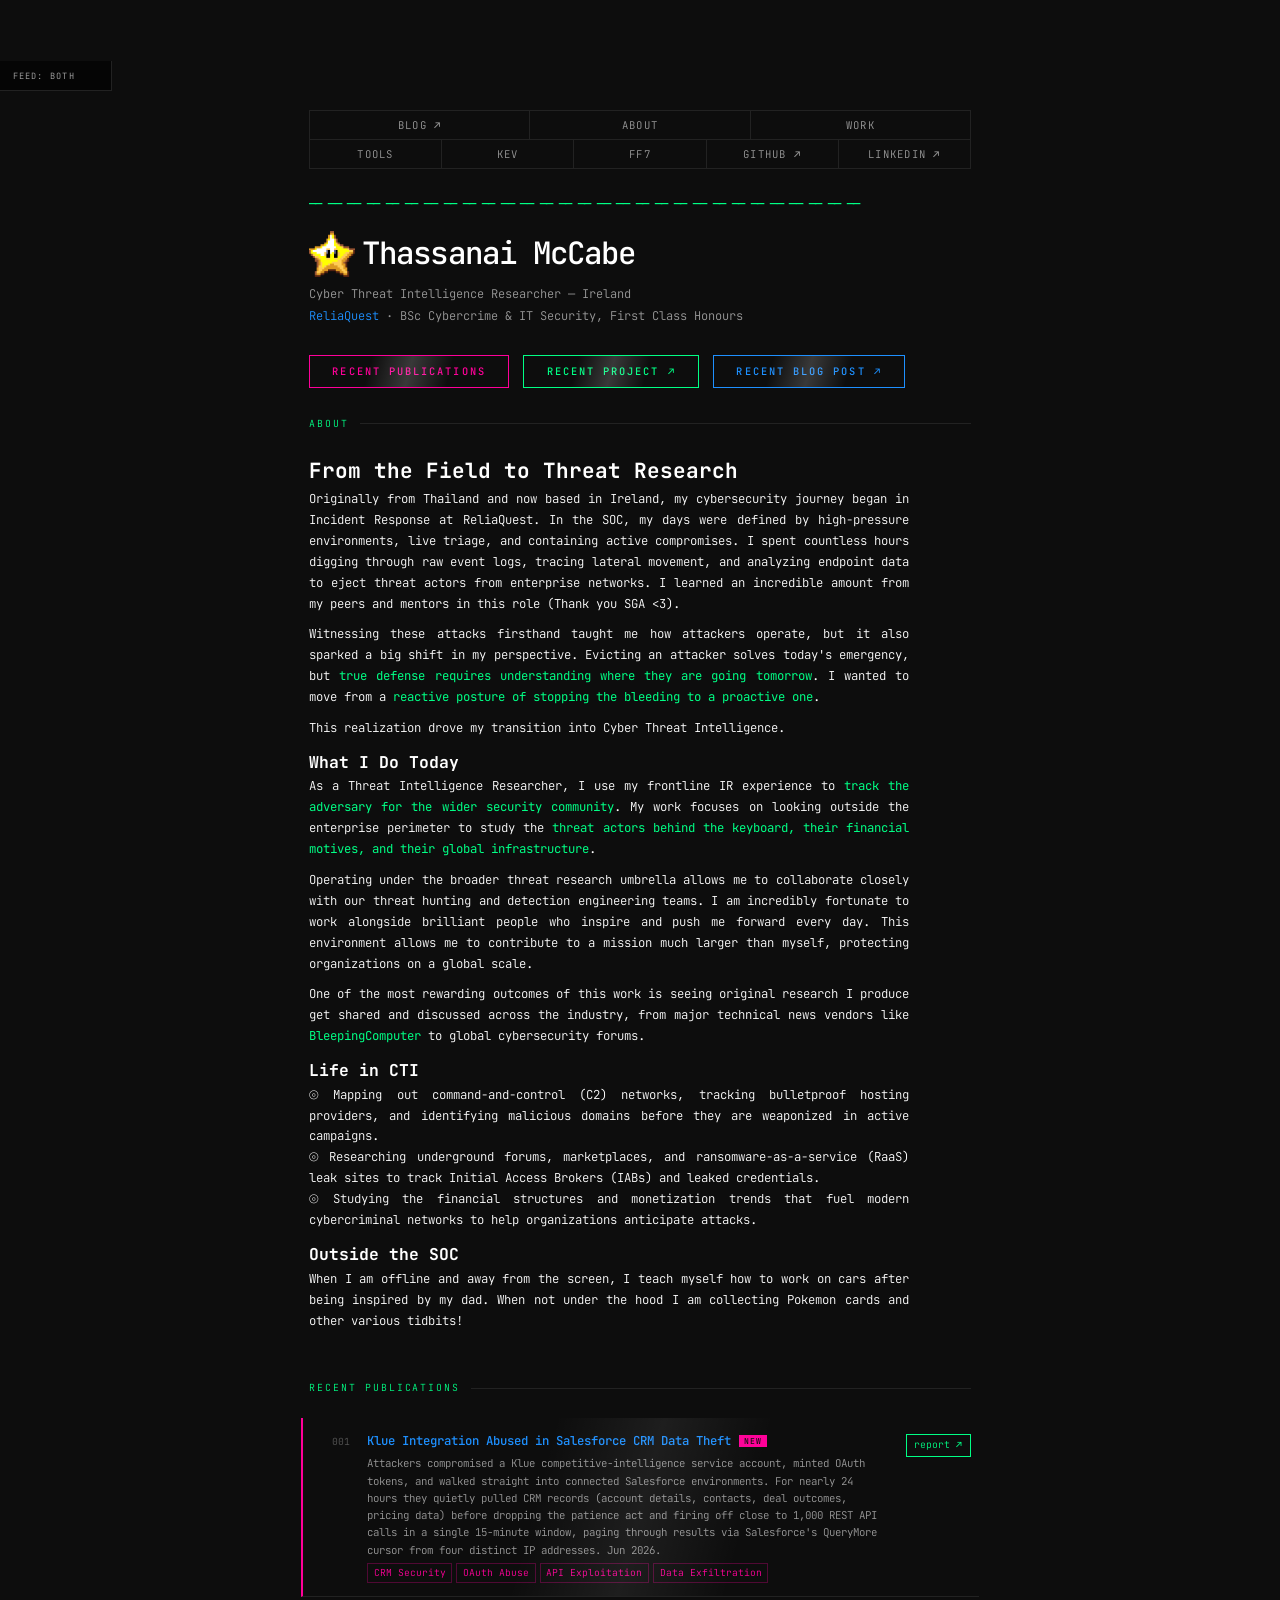
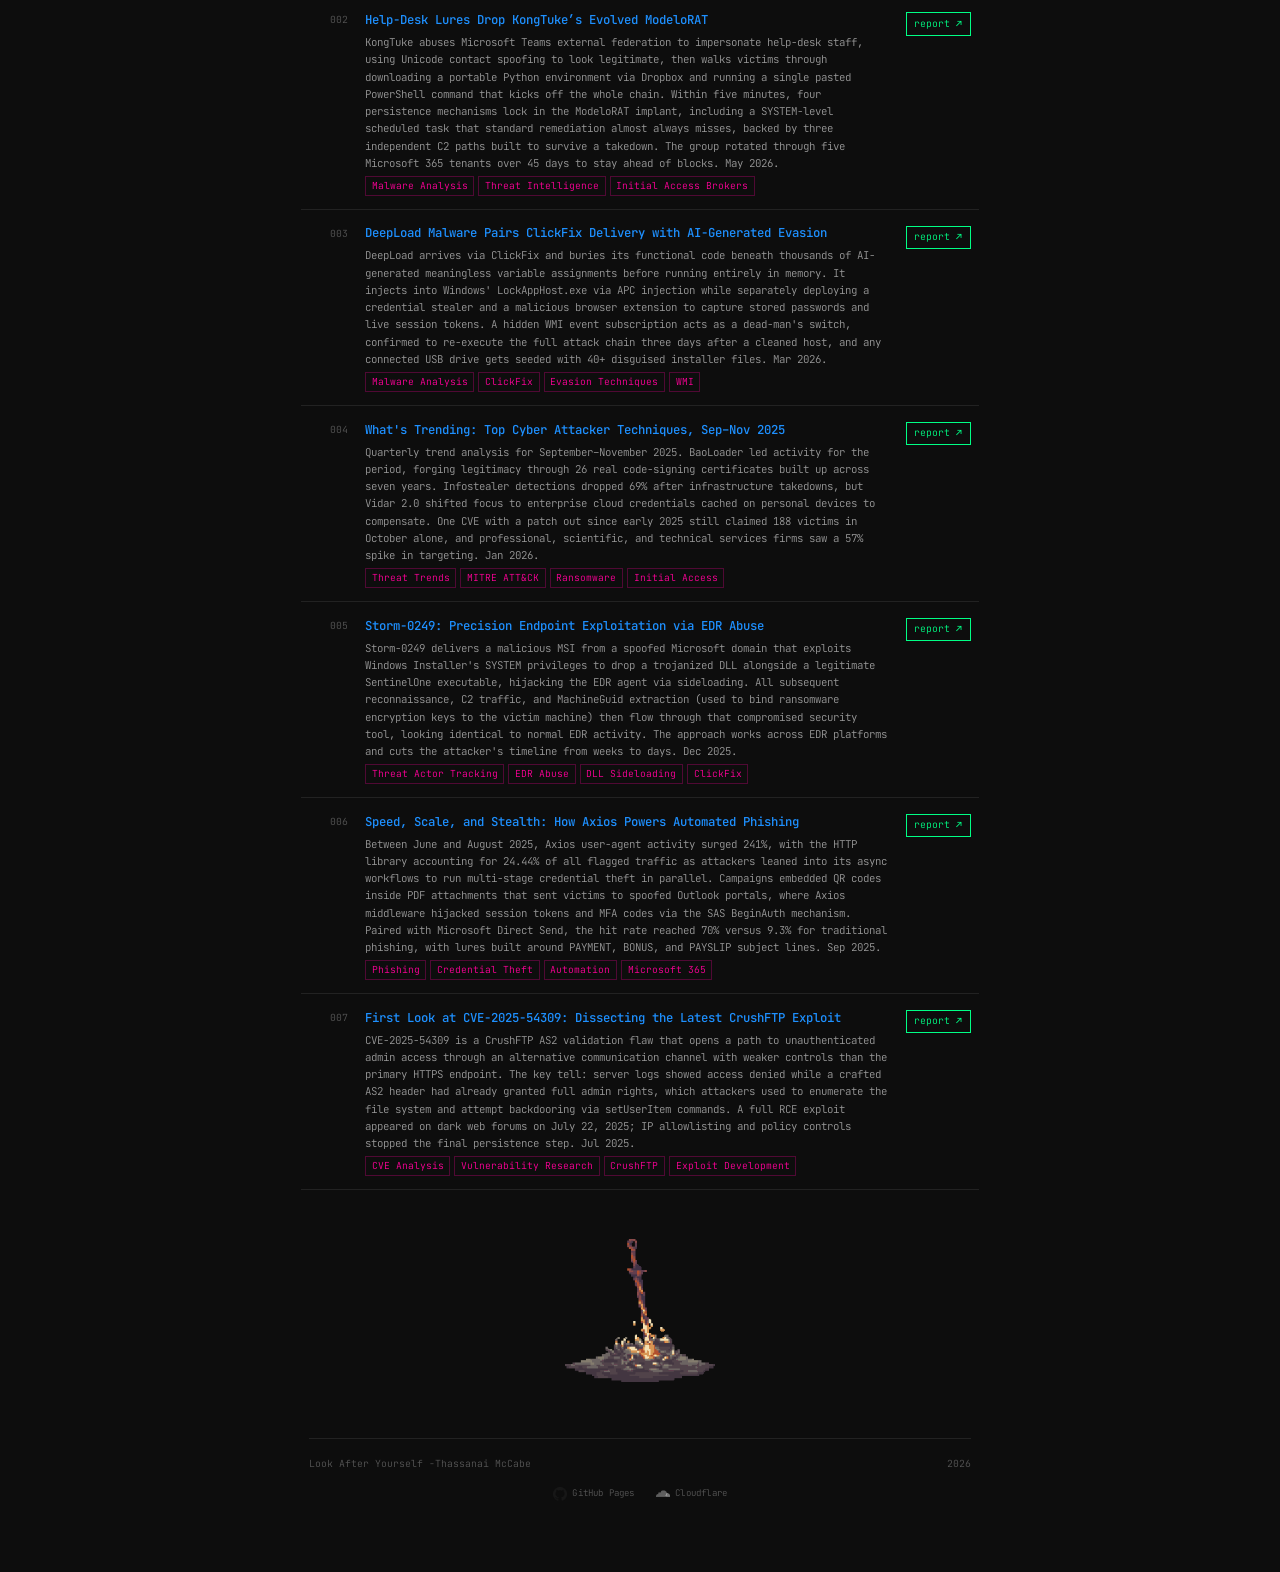
<file: index.html>
<!DOCTYPE html>
<html lang="en">
<head>
<meta charset="UTF-8">
<meta name="viewport" content="width=device-width, initial-scale=1.0">
<meta name="description" content="Thassanai McCabe — Cyber Threat Intelligence Researcher at ReliaQuest, Ireland.">
<title>Thassanai McCabe - Home</title>
<link rel="preconnect" href="https://fonts.googleapis.com">
<link rel="icon" type="image/png" href="images/PC_.png">
<link href="https://fonts.googleapis.com/css2?family=JetBrains+Mono:wght@300;400;500&display=swap" rel="stylesheet">
<link rel="stylesheet" href="shared.css">
<style>
/* ─── CVE LOADING PLACEHOLDER ──────────────────────────── */
.cve-loading {
  position: absolute;
  left: 50%;
  transform: translateX(-50%);
  color: var(--dim);
  font-size: 0.67rem;
  white-space: nowrap;
  pointer-events: none;
}

/* ─── HEADER ───────────────────────────────────────────── */
.header-name { display: flex; align-items: center; gap: 0.5rem; }
.header-star { height: 1.5em; width: auto; flex-shrink: 0; cursor: pointer; }

.header-meta a {
  color: var(--blue);
  text-decoration: underline;
  text-underline-offset: 3px;
  text-decoration-color: transparent;
}
.header-meta a:hover { text-decoration-color: var(--blue); }

/* ─── HIGHLIGHT ────────────────────────────────────────── */
.hl { color: var(--green); font-weight: 400; }

/* ─── ABOUT ────────────────────────────────────────────── */
.about p {
  font-size: 0.88rem;
  color: var(--fg);
  max-width: 600px;
  margin-bottom: 0.7rem;
  text-align: justify;
}
.about p:last-child { margin-bottom: 0; }

/* ─── WORK ─────────────────────────────────────────────── */
.work-row {
  display: grid;
  grid-template-columns: 2.8rem 1fr max-content;
  column-gap: 1.2rem;
  padding: 0.95rem 0.6rem;
  border-bottom: 1px solid var(--border);
  align-items: start;
  transition: background 0.12s;
  margin: 0 -0.6rem;
}
.work-row:first-child { border-top: 1px solid var(--border); }
.work-row:hover { background: var(--row-hover); }

.work-idx { font-size: 0.7rem; color: var(--faint); padding-top: 0.15rem; text-align: right; }

.work-title { font-size: 0.88rem; font-weight: 500; margin-bottom: 0.22rem; color: var(--blue); }
.work-desc  { font-size: 0.77rem; color: var(--dim); line-height: 1.6; margin-bottom: 0.28rem; }
.work-stack { font-size: 0.69rem; display: flex; flex-wrap: wrap; gap: 0.3rem; margin-top: 0.1rem; }
.work-stack span { color: var(--pink); border: 1px solid rgba(255,0,153,0.28); padding: 0.05rem 0.4rem; }

.work-links { display: flex; gap: 0.5rem; align-items: flex-start; padding-top: 0.15rem; }
.work-link {
  font-size: 0.7rem;
  color: var(--green);
  padding: 0.18rem 0.55rem;
  border: 1px solid var(--green);
  transition: all 0.12s;
  white-space: nowrap;
}
.work-link:hover { background: var(--pink); color: var(--bg); border-color: var(--pink); }

/* ─── PUBLICATIONS CTA BUTTON ──────────────────────────── */
.pub-cta { margin-bottom: 2rem; margin-top: -1.5rem; display: flex; gap: 1rem; flex-wrap: wrap; align-items: center; }

@keyframes pub-glow {
  0%, 100% { box-shadow: 0 0 6px rgba(255,0,153,0.4), 0 0 18px rgba(255,0,153,0.15); }
  50%       { box-shadow: 0 0 12px rgba(255,0,153,0.7), 0 0 32px rgba(255,0,153,0.3); }
}

.pub-btn {
  position: relative;
  overflow: hidden;
  display: inline-block;
  border: 1px solid var(--pink);
  color: var(--pink);
  padding: 0.45rem 1.6rem;
  font-size: 0.74rem;
  font-weight: 500;
  letter-spacing: 0.2em;
  text-transform: uppercase;
  transition: background 0.12s, color 0.12s;
  animation: pub-glow 2.5s ease-in-out infinite;
}
.pub-btn::after {
  content: '';
  position: absolute;
  inset: 0;
  background: linear-gradient(105deg, transparent 30%, rgba(255,255,255,0.18) 50%, transparent 70%);
  animation: sheen 2s ease-in-out infinite;
  pointer-events: none;
}
.pub-btn:hover {
  background: var(--pink);
  color: var(--bg);
  animation: none;
  box-shadow: 0 0 20px rgba(255,0,153,0.5);
}

@keyframes proj-glow {
  0%, 100% { box-shadow: 0 0 6px rgba(0,255,136,0.4), 0 0 18px rgba(0,255,136,0.15); }
  50%       { box-shadow: 0 0 12px rgba(0,255,136,0.7), 0 0 32px rgba(0,255,136,0.3); }
}

.proj-btn {
  position: relative;
  overflow: hidden;
  display: inline-block;
  border: 1px solid var(--green);
  color: var(--green);
  padding: 0.45rem 1.6rem;
  font-size: 0.74rem;
  font-weight: 500;
  letter-spacing: 0.2em;
  text-transform: uppercase;
  transition: background 0.12s, color 0.12s;
  animation: proj-glow 2.5s ease-in-out infinite;
}
.proj-btn::after {
  content: '';
  position: absolute;
  inset: 0;
  background: linear-gradient(105deg, transparent 30%, rgba(255,255,255,0.18) 50%, transparent 70%);
  animation: sheen 2s ease-in-out infinite;
  pointer-events: none;
}
.proj-btn:hover {
  background: var(--green);
  color: var(--bg);
  animation: none;
  box-shadow: 0 0 20px rgba(0,255,136,0.5);
}

@keyframes blog-glow {
  0%, 100% { box-shadow: 0 0 6px rgba(0,153,255,0.4), 0 0 18px rgba(0,153,255,0.15); }
  50%       { box-shadow: 0 0 12px rgba(0,153,255,0.7), 0 0 32px rgba(0,153,255,0.3); }
}

.blog-btn {
  position: relative;
  overflow: hidden;
  display: inline-block;
  border: 1px solid var(--blue);
  color: var(--blue);
  padding: 0.45rem 1.6rem;
  font-size: 0.74rem;
  font-weight: 500;
  letter-spacing: 0.2em;
  text-transform: uppercase;
  transition: background 0.12s, color 0.12s;
  animation: blog-glow 2.5s ease-in-out infinite;
}
.blog-btn::after {
  content: '';
  position: absolute;
  inset: 0;
  background: linear-gradient(105deg, transparent 30%, rgba(255,255,255,0.18) 50%, transparent 70%);
  animation: sheen 2s ease-in-out infinite;
  pointer-events: none;
}
.blog-btn:hover {
  background: var(--blue);
  color: var(--bg);
  animation: none;
  box-shadow: 0 0 20px rgba(0,153,255,0.5);
}

/* ─── LATEST ENTRY SHEEN ───────────────────────────────── */
.work-row--latest {
  position: relative;
  border-left: 2px solid var(--pink);
  overflow: hidden;
}
.work-row--latest::after {
  content: '';
  position: absolute;
  inset: 0;
  background: linear-gradient(105deg, transparent 35%, rgba(255,255,255,0.07) 50%, transparent 65%);
  animation: sheen 3s ease-in-out infinite;
  pointer-events: none;
}
@keyframes sheen {
  0%   { transform: translateX(-120%); }
  100% { transform: translateX(220%); }
}
.work-new {
  font-size: 0.58rem;
  letter-spacing: 0.12em;
  color: var(--bg);
  background: var(--pink);
  padding: 0.06rem 0.38rem;
  vertical-align: middle;
  margin-left: 0.55rem;
}

/* ─── FOOTER GIF ───────────────────────────────────────── */
.footer-gif { display: block; margin: 0 auto; width: 150px; height: auto; }

/* ─── RESPONSIVE ───────────────────────────────────────── */
@media (max-width: 560px) {
  .work-row { grid-template-columns: 2.2rem 1fr; }
  .work-links { display: none; }
}

/* ─── ELDEN RING NEW LOCATION OVERLAY ──────────────────── */
#er-overlay {
  display: none;
  position: fixed;
  inset: 0;
  z-index: 9999;
  background: rgba(0, 0, 0, 0.88);
  align-items: center;
  justify-content: center;
  flex-direction: column;
  pointer-events: none;
}
#er-overlay.active {
  display: flex;
  animation: er-reveal 5.5s ease forwards;
}
#er-overlay img {
  max-width: min(90vw, 900px);
  max-height: 80vh;
  object-fit: contain;
  filter: drop-shadow(0 0 28px rgba(180, 148, 72, 0.45));
}
@keyframes er-reveal {
  0%   { opacity: 0; }
  18%  { opacity: 1; }
  72%  { opacity: 1; }
  100% { opacity: 0; }
}
</style>
</head>
<body>

<!-- CVE TICKER -->
<div class="cve-ticker" role="marquee" aria-label="Live CVE threat feed">
  <div class="ticker-row">
    <div class="cve-label"><span class="cve-label-dot"></span><span id="cve-label-text">CVE Activity</span></div>
    <div class="cve-track">
      <span class="cve-loading" id="cve-loading">Loading threat feed&hellip;</span>
      <div class="cve-inner" id="cve-inner"></div>
    </div>
  </div>
</div>

<!-- NAV -->
<div id="nav-placeholder"></div>

<!-- HEADER -->
<header class="header">
  <div class="header-rule">── ── ── ── ── ── ── ── ── ── ── ── ── ── ── ── ── ── ── ── ── ── ── ── ── ── ── ── ──</div>
  <h1 class="header-name"><img src="images/star.gif" alt="" class="header-star">Thassanai McCabe</h1>
  <div class="header-meta">
    Cyber Threat Intelligence Researcher &mdash; Ireland<br>
    <a href="https://www.reliaquest.com" target="_blank" rel="noopener">ReliaQuest</a> &middot; BSc Cybercrime &amp; IT Security, First Class Honours
  </div>
</header>

<div class="pub-cta">
  <a href="#work" class="pub-btn">Recent Publications</a>
  <a href="https://github.com/Thassanai546/PokeChronicle" class="proj-btn" target="_blank" rel="noopener">Recent Project ↗</a>
  <a href="https://thass546.blogspot.com/2026/07/an-inspiration-margaret-hamilton.html" class="blog-btn" target="_blank" rel="noopener">Recent Blog Post ↗</a>
</div>

<!-- ABOUT -->
<section class="block" id="about">
  <div class="block-label">About</div>
  <div class="about">
    <h2>From the Field to Threat Research</h2>
    <p>
      Originally from Thailand and now based in Ireland, my cybersecurity journey began in Incident Response at ReliaQuest. In the SOC, my days were defined by high-pressure environments, live triage, and containing active compromises. I spent countless hours digging through raw event logs, tracing lateral movement, and analyzing endpoint data to eject threat actors from enterprise networks. I learned an incredible amount from my peers and mentors in this role (Thank you SGA &lt;3).
    </p>
    <p>
      Witnessing these attacks firsthand taught me how attackers operate, but it also sparked a big shift in my perspective. Evicting an attacker solves today's emergency, but <span class="hl">true defense requires understanding where they are going tomorrow</span>. I wanted to move from a <span class="hl">reactive posture of stopping the bleeding to a proactive one</span>.
    </p>
    <p>
      This realization drove my transition into Cyber Threat Intelligence.
    </p>
    <h3>What I Do Today</h3>
    <p>
      As a Threat Intelligence Researcher, I use my frontline IR experience to <span class="hl">track the adversary for the wider security community</span>.
      My work focuses on looking outside the enterprise perimeter to study the <span class="hl">threat actors behind the keyboard, their financial motives,
      and their global infrastructure</span>.
    </p>
    <p>
      Operating under the broader threat research umbrella allows me to collaborate closely with our threat hunting and detection engineering teams.
      I am incredibly fortunate to work alongside brilliant people who inspire and push me forward every day.
      This environment allows me to contribute to a mission much larger than myself, protecting organizations on a global scale.
    </p>
    <p>
      One of the most rewarding outcomes of this work is seeing original research I produce get shared and discussed across the industry,
      from major technical news vendors like <span class="hl">BleepingComputer</span> to global cybersecurity forums.
    </p>
    <h3>Life in CTI</h3>
    <p>&#10686; Mapping out command-and-control (C2) networks, tracking bulletproof hosting providers, and identifying malicious domains before they are weaponized in active campaigns.
      <br>&#10686; Researching underground forums, marketplaces, and ransomware-as-a-service (RaaS) leak sites to track Initial Access Brokers (IABs) and leaked credentials.
      <br>&#10686; Studying the financial structures and monetization trends that fuel modern cybercriminal networks to help organizations anticipate attacks.
    </p>
    <h3>Outside the SOC</h3>
    <p>
      When I am offline and away from the screen, I teach myself how to work on cars after being inspired by my dad.
      When not under the hood I am collecting Pokemon cards and other various tidbits!
    </p>
  </div>
</section>

<!-- RESEARCH -->
<section class="block" id="work">
  <div class="block-label">Recent Publications</div>

  <div class="work-row work-row--latest">
    <span class="work-idx">001</span>
    <div>
      <div class="work-title">Klue Integration Abused in Salesforce CRM Data Theft<span class="work-new">NEW</span></div>
      <div class="work-desc">Attackers compromised a Klue competitive-intelligence service account, minted OAuth tokens, and walked straight into connected Salesforce environments. For nearly 24 hours they quietly pulled CRM records (account details, contacts, deal outcomes, pricing data) before dropping the patience act and firing off close to 1,000 REST API calls in a single 15-minute window, paging through results via Salesforce's QueryMore cursor from four distinct IP addresses. Jun 2026.</div>
      <div class="work-stack"><span>CRM Security</span><span>OAuth Abuse</span><span>API Exploitation</span><span>Data Exfiltration</span></div>
    </div>
    <div class="work-links">
      <a href="https://reliaquest.com/blog/threat-spotlight-integration-abused-in-crm-data-theft" class="work-link" target="_blank" rel="noopener">report ↗</a>
    </div>
  </div>

  <div class="work-row">
    <span class="work-idx">002</span>
    <div>
      <div class="work-title">Help-Desk Lures Drop KongTuke&rsquo;s Evolved ModeloRAT</div>
      <div class="work-desc">KongTuke abuses Microsoft Teams external federation to impersonate help-desk staff, using Unicode contact spoofing to look legitimate, then walks victims through downloading a portable Python environment via Dropbox and running a single pasted PowerShell command that kicks off the whole chain. Within five minutes, four persistence mechanisms lock in the ModeloRAT implant, including a SYSTEM-level scheduled task that standard remediation almost always misses, backed by three independent C2 paths built to survive a takedown. The group rotated through five Microsoft 365 tenants over 45 days to stay ahead of blocks. May 2026.</div>
      <div class="work-stack"><span>Malware Analysis</span><span>Threat Intelligence</span><span>Initial Access Brokers</span></div>
    </div>
    <div class="work-links">
      <a href="https://reliaquest.com/blog/threat-spotlight-help-desk-lures-drop-kongtukes-evolved-modelorat/" class="work-link" target="_blank" rel="noopener">report ↗</a>
    </div>
  </div>

  <div class="work-row">
    <span class="work-idx">003</span>
    <div>
      <div class="work-title">DeepLoad Malware Pairs ClickFix Delivery with AI-Generated Evasion</div>
      <div class="work-desc">DeepLoad arrives via ClickFix and buries its functional code beneath thousands of AI-generated meaningless variable assignments before running entirely in memory. It injects into Windows' LockAppHost.exe via APC injection while separately deploying a credential stealer and a malicious browser extension to capture stored passwords and live session tokens. A hidden WMI event subscription acts as a dead-man's switch, confirmed to re-execute the full attack chain three days after a cleaned host, and any connected USB drive gets seeded with 40+ disguised installer files. Mar 2026.</div>
      <div class="work-stack"><span>Malware Analysis</span><span>ClickFix</span><span>Evasion Techniques</span><span>WMI</span></div>
    </div>
    <div class="work-links">
      <a href="https://reliaquest.com/blog/threat-spotlight-deepload-malware-pairs-clickfix-delivery-with-ai-generated-evasion/" class="work-link" target="_blank" rel="noopener">report ↗</a>
    </div>
  </div>

  <div class="work-row">
    <span class="work-idx">004</span>
    <div>
      <div class="work-title">What's Trending: Top Cyber Attacker Techniques, Sep&ndash;Nov 2025</div>
      <div class="work-desc">Quarterly trend analysis for September&ndash;November 2025. BaoLoader led activity for the period, forging legitimacy through 26 real code-signing certificates built up across seven years. Infostealer detections dropped 69% after infrastructure takedowns, but Vidar 2.0 shifted focus to enterprise cloud credentials cached on personal devices to compensate. One CVE with a patch out since early 2025 still claimed 188 victims in October alone, and professional, scientific, and technical services firms saw a 57% spike in targeting. Jan 2026.</div>
      <div class="work-stack"><span>Threat Trends</span><span>MITRE ATT&amp;CK</span><span>Ransomware</span><span>Initial Access</span></div>
    </div>
    <div class="work-links">
      <a href="https://reliaquest.com/blog/threat-spotlight-whats-trending-top-cyber-attacker-techniques-september/" class="work-link" target="_blank" rel="noopener">report ↗</a>
    </div>
  </div>

  <div class="work-row">
    <span class="work-idx">005</span>
    <div>
      <div class="work-title">Storm-0249: Precision Endpoint Exploitation via EDR Abuse</div>
      <div class="work-desc">Storm-0249 delivers a malicious MSI from a spoofed Microsoft domain that exploits Windows Installer's SYSTEM privileges to drop a trojanized DLL alongside a legitimate SentinelOne executable, hijacking the EDR agent via sideloading. All subsequent reconnaissance, C2 traffic, and MachineGuid extraction (used to bind ransomware encryption keys to the victim machine) then flow through that compromised security tool, looking identical to normal EDR activity. The approach works across EDR platforms and cuts the attacker's timeline from weeks to days. Dec 2025.</div>
      <div class="work-stack"><span>Threat Actor Tracking</span><span>EDR Abuse</span><span>DLL Sideloading</span><span>ClickFix</span></div>
    </div>
    <div class="work-links">
      <a href="https://reliaquest.com/blog/threat-spotlight-storm-0249-precision-endpoint-exploitation/" class="work-link" target="_blank" rel="noopener">report ↗</a>
    </div>
  </div>

  <div class="work-row">
    <span class="work-idx">006</span>
    <div>
      <div class="work-title">Speed, Scale, and Stealth: How Axios Powers Automated Phishing</div>
      <div class="work-desc">Between June and August 2025, Axios user-agent activity surged 241%, with the HTTP library accounting for 24.44% of all flagged traffic as attackers leaned into its async workflows to run multi-stage credential theft in parallel. Campaigns embedded QR codes inside PDF attachments that sent victims to spoofed Outlook portals, where Axios middleware hijacked session tokens and MFA codes via the SAS BeginAuth mechanism. Paired with Microsoft Direct Send, the hit rate reached 70% versus 9.3% for traditional phishing, with lures built around PAYMENT, BONUS, and PAYSLIP subject lines. Sep 2025.</div>
      <div class="work-stack"><span>Phishing</span><span>Credential Theft</span><span>Automation</span><span>Microsoft 365</span></div>
    </div>
    <div class="work-links">
      <a href="https://reliaquest.com/blog/threat-spotlight-attackers-exploit-axios-for-automated-phishing/" class="work-link" target="_blank" rel="noopener">report ↗</a>
    </div>
  </div>

  <div class="work-row">
    <span class="work-idx">007</span>
    <div>
      <div class="work-title">First Look at CVE-2025-54309: Dissecting the Latest CrushFTP Exploit</div>
      <div class="work-desc">CVE-2025-54309 is a CrushFTP AS2 validation flaw that opens a path to unauthenticated admin access through an alternative communication channel with weaker controls than the primary HTTPS endpoint. The key tell: server logs showed access denied while a crafted AS2 header had already granted full admin rights, which attackers used to enumerate the file system and attempt backdooring via setUserItem commands. A full RCE exploit appeared on dark web forums on July 22, 2025; IP allowlisting and policy controls stopped the final persistence step. Jul 2025.</div>
      <div class="work-stack"><span>CVE Analysis</span><span>Vulnerability Research</span><span>CrushFTP</span><span>Exploit Development</span></div>
    </div>
    <div class="work-links">
      <a href="https://reliaquest.com/blog/threat-spotlight-cve-2025-54309-crushftp-exploit/" class="work-link" target="_blank" rel="noopener">report ↗</a>
    </div>
  </div>
</section>

<img src="images/bonfire-dark-souls.gif" alt="" class="footer-gif">

<button id="scroll-top" aria-label="Scroll to top">↑</button>

<footer>
  <span>Look After Yourself -Thassanai McCabe</span>
  <span>2026</span>
</footer>

<div class="powered-by">
  <a href="https://pages.github.com/" target="_blank" rel="noopener"><img src="images/github_sprite.png" alt="">GitHub Pages</a>
  <a href="https://www.cloudflare.com/" target="_blank" rel="noopener"><img src="images/cloudflare_sprite.png" alt="">Cloudflare</a>
</div>

<!-- ELDEN RING NEW LOCATION OVERLAY -->
<div id="er-overlay" aria-hidden="true">
  <img src="images/SF.png" alt="">
</div>

<script>
(function () {
  var overlay = document.getElementById('er-overlay');
  var sound   = new Audio('sounds/Elden Ring New Location [Sound Effect].mp3');

  document.querySelector('.header-star').addEventListener('click', function () {
    if (overlay.classList.contains('active')) return;
    sound.currentTime = 0;
    sound.play().catch(function () {});
    overlay.classList.add('active');
    overlay.addEventListener('animationend', function () {
      overlay.classList.remove('active');
    }, { once: true });
  });
})();
</script>

<script src="components.js"></script>
</body>
</html>
</file>
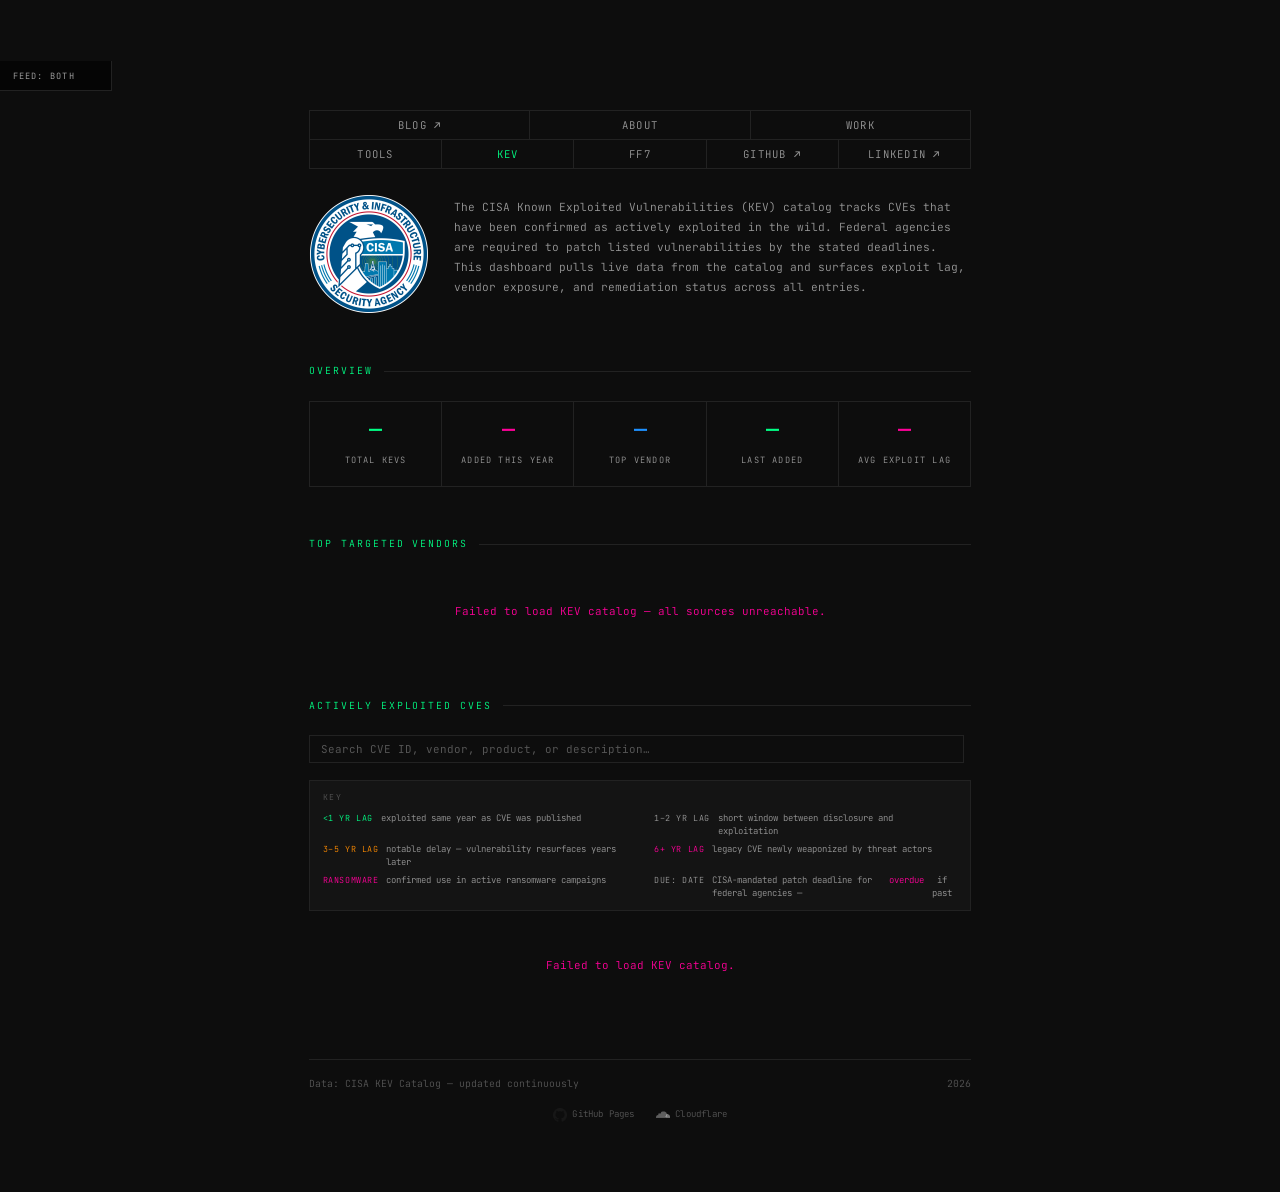
<file: kev.html>
<!DOCTYPE html>
<html lang="en">
<head>
<meta charset="UTF-8">
<meta name="viewport" content="width=device-width, initial-scale=1.0">
<meta name="description" content="Live CISA Known Exploited Vulnerabilities dashboard — actively exploited CVEs, vendor breakdown, and remediation deadlines.">
<title>KEV Dashboard</title>
<link rel="preconnect" href="https://fonts.googleapis.com">
<link rel="icon" type="image/png" href="images/PC_.png">
<link href="https://fonts.googleapis.com/css2?family=JetBrains+Mono:wght@300;400;500&display=swap" rel="stylesheet">
<link rel="stylesheet" href="shared.css">
<style>

/* ─── KEV HEADER (logo + description) ───────────────────── */
.kev-header-block {
  display: flex;
  align-items: flex-start;
  gap: 1.8rem;
  margin-bottom: 3.5rem;
}
.kev-logo {
  flex-shrink: 0;
  width: 120px;
  height: auto;
}
.kev-header-desc {
  font-size: 0.8rem;
  color: var(--dim);
  line-height: 1.8;
  padding-top: 0.2rem;
}
@media (max-width: 560px) {
  .kev-header-block { flex-direction: column; gap: 1rem; }
  .kev-logo { width: 90px; }
}

/* ─── STATS GRID ────────────────────────────────────────── */
.kev-stats {
  display: grid;
  grid-template-columns: repeat(5, 1fr);
  gap: 1px;
  background: var(--border);
  border: 1px solid var(--border);
  margin-bottom: 3.5rem;
}
.kev-stat {
  background: var(--bg);
  padding: 1.1rem 0.8rem;
  text-align: center;
  transition: background 0.12s;
}
.kev-stat:hover { background: var(--row-hover); }
.kev-stat-val {
  display: block;
  font-size: 1.55rem;
  font-weight: 500;
  color: var(--green);
  letter-spacing: -0.03em;
  line-height: 1.2;
  margin-bottom: 0.3rem;
}
.kev-stat-val.pink { color: var(--pink); }
.kev-stat-val.blue { color: var(--blue); }
.kev-stat-lbl {
  font-size: 0.62rem;
  color: var(--dim);
  letter-spacing: 0.14em;
  text-transform: uppercase;
}

/* ─── VENDOR CHART ──────────────────────────────────────── */
.vendor-row {
  display: flex;
  align-items: center;
  gap: 0.8rem;
  padding: 0.38rem 0.4rem;
  border-bottom: 1px solid var(--border);
  transition: background 0.1s;
}
.vendor-row:first-child { border-top: 1px solid var(--border); }
.vendor-row:hover { background: var(--row-hover); }
.vendor-rank { font-size: 0.65rem; color: var(--faint); width: 1.4rem; flex-shrink: 0; text-align: right; }
.vendor-name { font-size: 0.76rem; color: var(--fg); width: 110px; flex-shrink: 0; white-space: nowrap; overflow: hidden; text-overflow: ellipsis; }
.vendor-bar-wrap { flex: 1; height: 5px; background: var(--border); }
.vendor-bar { height: 100%; background: var(--green); transition: width 0.6s ease; }
.vendor-count { font-size: 0.72rem; color: var(--pink); width: 2.2rem; text-align: right; flex-shrink: 0; }

/* ─── FILTER ────────────────────────────────────────────── */
.kev-filter {
  display: flex;
  gap: 0.5rem;
  margin-bottom: 1.2rem;
  align-items: center;
}
.kev-search {
  flex: 1;
  background: var(--bg);
  border: 1px solid var(--border);
  color: var(--fg);
  font-family: var(--f);
  font-size: 0.78rem;
  padding: 0.42rem 0.75rem;
  outline: none;
  transition: border-color 0.1s;
}
.kev-search:focus { border-color: var(--green); }
.kev-search::placeholder { color: var(--faint); }
.kev-result-count { font-size: 0.65rem; color: var(--faint); white-space: nowrap; flex-shrink: 0; }

/* ─── KEV TABLE ─────────────────────────────────────────── */
.kev-row {
  display: grid;
  grid-template-columns: 7.2rem 1fr max-content;
  column-gap: 1rem;
  padding: 0.75rem 0.5rem;
  border-bottom: 1px solid var(--border);
  align-items: start;
  transition: background 0.12s;
  margin: 0 -0.5rem;
}
.kev-row:first-child { border-top: 1px solid var(--border); }
.kev-row:hover { background: var(--row-hover); }
.kev-id { font-size: 0.75rem; font-weight: 500; color: var(--green); padding-top: 0.1rem; word-break: break-all; }
.kev-body { min-width: 0; }
.kev-name { font-size: 0.82rem; color: var(--blue); margin-bottom: 0.18rem; line-height: 1.4; }
.kev-product { font-size: 0.7rem; color: var(--dim); margin-bottom: 0.22rem; }
.kev-desc { font-size: 0.72rem; color: var(--faint); line-height: 1.55; }
.kev-tags { display: flex; flex-wrap: wrap; gap: 0.3rem; margin-top: 0.3rem; }
.kev-tag { font-size: 0.58rem; letter-spacing: 0.1em; text-transform: uppercase; padding: 0.05rem 0.38rem; border: 1px solid; }
.kev-tag-ransomware { color: var(--pink); border-color: rgba(255,0,153,0.35); }
.kev-meta { text-align: right; flex-shrink: 0; padding-top: 0.1rem; }
.kev-date-added { font-size: 0.68rem; color: var(--faint); white-space: nowrap; display: block; }
.kev-due { font-size: 0.65rem; white-space: nowrap; display: block; margin-top: 0.25rem; }
.kev-due-ok   { color: var(--dim); }
.kev-due-soon { color: var(--pink); }
.kev-due-past { color: var(--faint); text-decoration: line-through; }
.kev-lag { font-size: 0.58rem; letter-spacing: 0.1em; text-transform: uppercase; display: block; margin-bottom: 0.22rem; }
.lag-fast { color: var(--green); }
.lag-mid  { color: var(--dim); }
.lag-slow { color: #FF8C00; }
.lag-old  { color: var(--pink); }

/* ─── LEGEND ─────────────────────────────────────────────── */
.kev-legend {
  margin-bottom: 1.2rem;
  padding: 0.7rem 0.9rem;
  border: 1px solid var(--border);
  background: var(--row-hover);
}
.kev-legend-title {
  font-size: 0.58rem;
  letter-spacing: 0.18em;
  text-transform: uppercase;
  color: var(--faint);
  margin-bottom: 0.55rem;
}
.kev-legend-grid {
  display: grid;
  grid-template-columns: repeat(2, 1fr);
  gap: 0.28rem 2rem;
}
.kev-legend-item {
  display: flex;
  align-items: baseline;
  gap: 0.55rem;
  font-size: 0.64rem;
  color: var(--dim);
  line-height: 1.5;
}
.kev-legend-key {
  font-size: 0.6rem;
  letter-spacing: 0.07em;
  text-transform: uppercase;
  white-space: nowrap;
  flex-shrink: 0;
}
@media (max-width: 560px) {
  .kev-legend-grid { grid-template-columns: 1fr; }
}

/* ─── LOAD MORE ─────────────────────────────────────────── */
.kev-more {
  padding: 1rem 0.5rem;
  border-bottom: 1px solid var(--border);
}
.kev-more-btn {
  background: none;
  border: 1px solid var(--border);
  color: var(--dim);
  font-family: var(--f);
  font-size: 0.72rem;
  letter-spacing: 0.1em;
  text-transform: uppercase;
  padding: 0.45rem 1rem;
  cursor: pointer;
  transition: border-color 0.12s, color 0.12s, background 0.12s;
  width: 100%;
}
.kev-more-btn:hover { border-color: var(--green); color: var(--green); background: var(--row-hover); }
.kev-more-count { color: var(--faint); margin-left: 0.5rem; font-size: 0.65rem; }

/* ─── LOADING / ERROR ───────────────────────────────────── */
.kev-status {
  padding: 2rem 0;
  text-align: center;
  font-size: 0.78rem;
  color: var(--dim);
}
.kev-status.err { color: var(--pink); }

/* ─── RESPONSIVE ────────────────────────────────────────── */
@media (max-width: 560px) {
  .kev-stats { grid-template-columns: repeat(2, 1fr); }
  .kev-row { grid-template-columns: 6rem 1fr; }
  .kev-meta { display: none; }
  .lag-fast, .lag-mid, .lag-slow, .lag-old { display: none; }
}

</style>
</head>
<body>

<!-- CVE TICKER -->
<div class="cve-ticker" role="marquee" aria-label="Live CVE threat feed">
  <div class="ticker-row">
    <div class="cve-label"><span class="cve-label-dot"></span><span id="cve-label-text">CVE Activity</span></div>
    <div class="cve-track">
      <span class="cve-loading" id="cve-loading">Loading threat feed&hellip;</span>
      <div class="cve-inner" id="cve-inner"></div>
    </div>
  </div>
</div>

<!-- NAV -->
<div id="nav-placeholder"></div>

<!-- KEV LOGO + DESCRIPTION -->
<div class="kev-header-block">
  <img src="images/KEV.png" alt="CISA Known Exploited Vulnerabilities" class="kev-logo">
  <p class="kev-header-desc">The CISA Known Exploited Vulnerabilities (KEV) catalog tracks CVEs that have been confirmed as actively exploited in the wild. Federal agencies are required to patch listed vulnerabilities by the stated deadlines. This dashboard pulls live data from the catalog and surfaces exploit lag, vendor exposure, and remediation status across all entries.</p>
</div>

<!-- STATS -->
<section class="block">
  <div class="block-label">Overview</div>
  <div class="kev-stats" id="kev-stats">
    <div class="kev-stat"><span class="kev-stat-val" id="stat-total">—</span><span class="kev-stat-lbl">Total KEVs</span></div>
    <div class="kev-stat"><span class="kev-stat-val pink" id="stat-year">—</span><span class="kev-stat-lbl">Added This Year</span></div>
    <div class="kev-stat"><span class="kev-stat-val blue" id="stat-vendor">—</span><span class="kev-stat-lbl">Top Vendor</span></div>
    <div class="kev-stat"><span class="kev-stat-val" id="stat-recent">—</span><span class="kev-stat-lbl">Last Added</span></div>
    <div class="kev-stat"><span class="kev-stat-val pink" id="stat-lag">—</span><span class="kev-stat-lbl">Avg Exploit Lag</span></div>
  </div>
</section>

<!-- VENDOR CHART -->
<section class="block">
  <div class="block-label">Top Targeted Vendors</div>
  <div id="vendor-chart"><div class="kev-status">Loading&hellip;</div></div>
</section>

<!-- KEV TABLE -->
<section class="block">
  <div class="block-label">Actively Exploited CVEs</div>
  <div class="kev-filter">
    <input class="kev-search" id="kev-search" type="search" placeholder="Search CVE ID, vendor, product, or description&hellip;" autocomplete="off">
    <span class="kev-result-count" id="kev-count"></span>
  </div>
  <div class="kev-legend">
    <div class="kev-legend-title">Key</div>
    <div class="kev-legend-grid">
      <div class="kev-legend-item"><span class="kev-legend-key lag-fast">&lt;1 yr lag</span>exploited same year as CVE was published</div>
      <div class="kev-legend-item"><span class="kev-legend-key lag-mid">1–2 yr lag</span>short window between disclosure and exploitation</div>
      <div class="kev-legend-item"><span class="kev-legend-key lag-slow">3–5 yr lag</span>notable delay — vulnerability resurfaces years later</div>
      <div class="kev-legend-item"><span class="kev-legend-key lag-old">6+ yr lag</span>legacy CVE newly weaponized by threat actors</div>
      <div class="kev-legend-item"><span class="kev-legend-key kev-tag-ransomware">Ransomware</span>confirmed use in active ransomware campaigns</div>
      <div class="kev-legend-item"><span class="kev-legend-key" style="color:var(--dim)">Due: date</span>CISA-mandated patch deadline for federal agencies — <span style="color:var(--pink);margin-left:0.3rem">overdue</span>&nbsp;if past</div>
    </div>
  </div>
  <div id="kev-table"><div class="kev-status">Loading&hellip;</div></div>
</section>

<button id="scroll-top" aria-label="Scroll to top">↑</button>

<footer>
  <span>Data: CISA KEV Catalog &mdash; updated continuously</span>
  <span>2026</span>
</footer>

<div class="powered-by">
  <a href="https://pages.github.com/" target="_blank" rel="noopener"><img src="images/github_sprite.png" alt="">GitHub Pages</a>
  <a href="https://www.cloudflare.com/" target="_blank" rel="noopener"><img src="images/cloudflare_sprite.png" alt="">Cloudflare</a>
</div>

<script>
(async function () {
  const PROXIES = [
    'https://raw.githubusercontent.com/cisagov/kev-data/develop/known_exploited_vulnerabilities.json',
    'https://raw.githubusercontent.com/EugenMayer/cisa-known-exploited-mirror/main/known_exploited_vulnerabilities.json',
    'https://raw.githubusercontent.com/aboutcode-org/aboutcode-mirror-kev/main/known_exploited_vulnerabilities.json',
  ];
  const TODAY = new Date();
  TODAY.setHours(0,0,0,0);
  const YEAR  = TODAY.getFullYear();

  function fmt(dateStr) {
    const [y,m,d] = dateStr.split('-');
    const months = ['Jan','Feb','Mar','Apr','May','Jun','Jul','Aug','Sep','Oct','Nov','Dec'];
    return `${months[+m-1]} ${+d}, ${y}`;
  }

  function daysUntil(dateStr) {
    const d = new Date(dateStr);
    d.setHours(0,0,0,0);
    return Math.round((d - TODAY) / 86400000);
  }

  function cveYear(cveID) {
    const m = (cveID || '').match(/CVE-(\d{4})-/);
    return m ? +m[1] : null;
  }

  function lagYears(v) {
    const cy = cveYear(v.cveID);
    if (!cy || !v.dateAdded) return null;
    const lag = +v.dateAdded.split('-')[0] - cy;
    return lag >= 0 ? lag : null;
  }

  function esc(s) {
    return String(s)
      .replace(/&/g,'&amp;').replace(/</g,'&lt;')
      .replace(/>/g,'&gt;').replace(/"/g,'&quot;');
  }

  async function fetchKEV() {
    for (const url of PROXIES) {
      const ctrl = new AbortController();
      const timer = setTimeout(() => ctrl.abort(), 8000);
      try {
        const res = await fetch(url, { signal: ctrl.signal });
        clearTimeout(timer);
        if (!res.ok) continue;
        const data = await res.json();
        if (data.vulnerabilities) return data;
      } catch { clearTimeout(timer); /* try next */ }
    }
    throw new Error('all sources failed');
  }

  let vulns = [];

  try {
    const data = await fetchKEV();
    vulns = data.vulnerabilities.slice().reverse(); // newest first
  } catch {
    document.getElementById('vendor-chart').innerHTML = '<div class="kev-status err">Failed to load KEV catalog — all sources unreachable.</div>';
    document.getElementById('kev-table').innerHTML    = '<div class="kev-status err">Failed to load KEV catalog.</div>';
    return;
  }

  // ── Stats ────────────────────────────────────────────────
  const thisYear = vulns.filter(v => v.dateAdded?.startsWith(String(YEAR)));
  const vendorCounts = {};
  for (const v of vulns) {
    const vn = v.vendorProject || 'Unknown';
    vendorCounts[vn] = (vendorCounts[vn] || 0) + 1;
  }
  const topVendor = Object.entries(vendorCounts).sort((a,b) => b[1]-a[1])[0];

  const allLags = vulns.map(lagYears).filter(n => n !== null);
  const avgLag  = allLags.length ? (allLags.reduce((a,b) => a+b, 0) / allLags.length).toFixed(1) : null;

  document.getElementById('stat-total').textContent  = vulns.length.toLocaleString();
  document.getElementById('stat-year').textContent   = thisYear.length.toLocaleString();
  document.getElementById('stat-vendor').textContent = topVendor ? topVendor[0] : '—';
  document.getElementById('stat-recent').textContent = vulns[0]?.dateAdded ? fmt(vulns[0].dateAdded) : '—';
  document.getElementById('stat-lag').textContent    = avgLag !== null ? `${avgLag} yrs` : '—';

  // ── Vendor chart (top 12) ────────────────────────────────
  const sorted = Object.entries(vendorCounts).sort((a,b) => b[1]-a[1]).slice(0,12);
  const maxCount = sorted[0]?.[1] || 1;
  document.getElementById('vendor-chart').innerHTML = sorted.map(([name, count], i) =>
    `<div class="vendor-row">
      <span class="vendor-rank">${i+1}</span>
      <span class="vendor-name" title="${esc(name)}">${esc(name)}</span>
      <div class="vendor-bar-wrap"><div class="vendor-bar" style="width:${Math.round(count/maxCount*100)}%"></div></div>
      <span class="vendor-count">${count}</span>
    </div>`
  ).join('');

  // ── Table ────────────────────────────────────────────────
  const CHUNK = 10;
  let currentList = [];
  let visibleCount = CHUNK;

  function rowHTML(v) {
    const days     = v.dueDate ? daysUntil(v.dueDate) : null;
    const dueClass = days === null ? '' : days < 0 ? 'kev-due-past' : days <= 14 ? 'kev-due-soon' : 'kev-due-ok';
    const dueLabel = days === null ? '' : days < 0 ? `overdue (${fmt(v.dueDate)})` : days === 0 ? 'due today' : days <= 14 ? `due in ${days}d` : fmt(v.dueDate);
    const ransomTag = v.knownRansomwareCampaignUse === 'Known'
      ? `<span class="kev-tag kev-tag-ransomware">Ransomware</span>` : '';
    const lag = lagYears(v);
    const lagClass = lag === null ? '' : lag === 0 ? 'lag-fast' : lag <= 2 ? 'lag-mid' : lag <= 5 ? 'lag-slow' : 'lag-old';
    const lagLabel = lag === null ? '' : lag === 0 ? '&lt;1 yr lag' : `${lag} yr${lag !== 1 ? 's' : ''} lag`;
    return `<div class="kev-row">
      <div class="kev-id">${esc(v.cveID || '—')}</div>
      <div class="kev-body">
        <div class="kev-name">${esc(v.vulnerabilityName || '')}</div>
        <div class="kev-product">${esc(v.vendorProject || '')} &middot; ${esc(v.product || '')}</div>
        <div class="kev-desc">${esc((v.shortDescription || '').slice(0,140))}${(v.shortDescription||'').length>140?'…':''}</div>
        ${ransomTag ? `<div class="kev-tags">${ransomTag}</div>` : ''}
      </div>
      <div class="kev-meta">
        ${lagLabel ? `<span class="kev-lag ${lagClass}">${lagLabel}</span>` : ''}
        <span class="kev-date-added">${v.dateAdded ? fmt(v.dateAdded) : '—'}</span>
        ${dueLabel ? `<span class="kev-due ${dueClass}">Due: ${esc(dueLabel)}</span>` : ''}
      </div>
    </div>`;
  }

  function renderSlice() {
    const remaining = currentList.length - visibleCount;
    const nextChunk = Math.min(remaining, CHUNK);
    const moreBtn   = remaining > 0
      ? `<div class="kev-more"><button class="kev-more-btn" id="kev-load-more">Show ${nextChunk} more<span class="kev-more-count">${remaining.toLocaleString()} remaining</span></button></div>`
      : '';
    document.getElementById('kev-table').innerHTML =
      currentList.slice(0, visibleCount).map(rowHTML).join('') + moreBtn;
    if (remaining > 0) {
      document.getElementById('kev-load-more').addEventListener('click', () => {
        visibleCount += CHUNK;
        renderSlice();
      });
    }
  }

  function renderTable(list) {
    currentList  = list;
    visibleCount = CHUNK;
    document.getElementById('kev-count').textContent = `${list.length.toLocaleString()} entries`;
    if (!list.length) {
      document.getElementById('kev-table').innerHTML = '<div class="kev-status">No results.</div>';
      return;
    }
    renderSlice();
  }

  renderTable(vulns);

  // ── Live search ──────────────────────────────────────────
  document.getElementById('kev-search').addEventListener('input', function () {
    const q = this.value.toLowerCase().trim();
    if (!q) { renderTable(vulns); return; }
    renderTable(vulns.filter(v =>
      (v.cveID            || '').toLowerCase().includes(q) ||
      (v.vendorProject    || '').toLowerCase().includes(q) ||
      (v.product          || '').toLowerCase().includes(q) ||
      (v.vulnerabilityName|| '').toLowerCase().includes(q) ||
      (v.shortDescription || '').toLowerCase().includes(q)
    ));
  });

})();
</script>

<script src="components.js"></script>
</body>
</html>
</file>
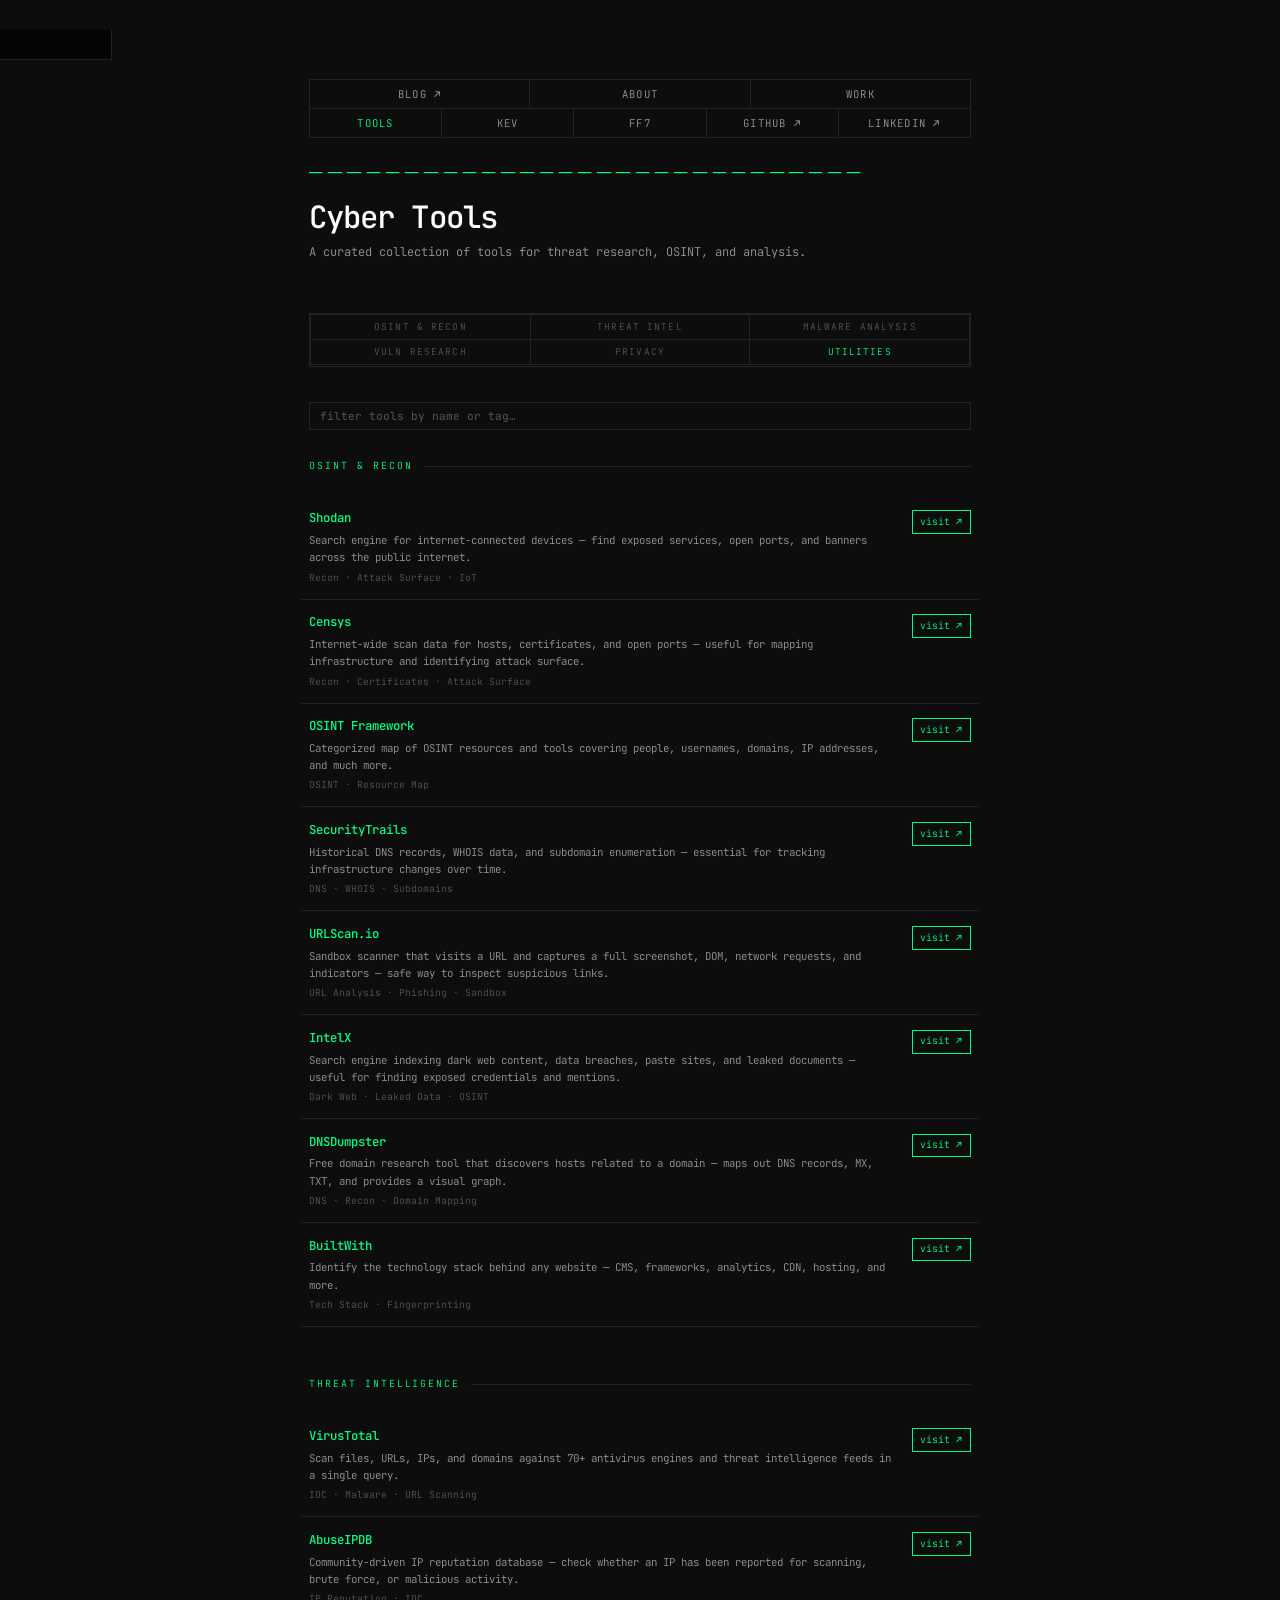
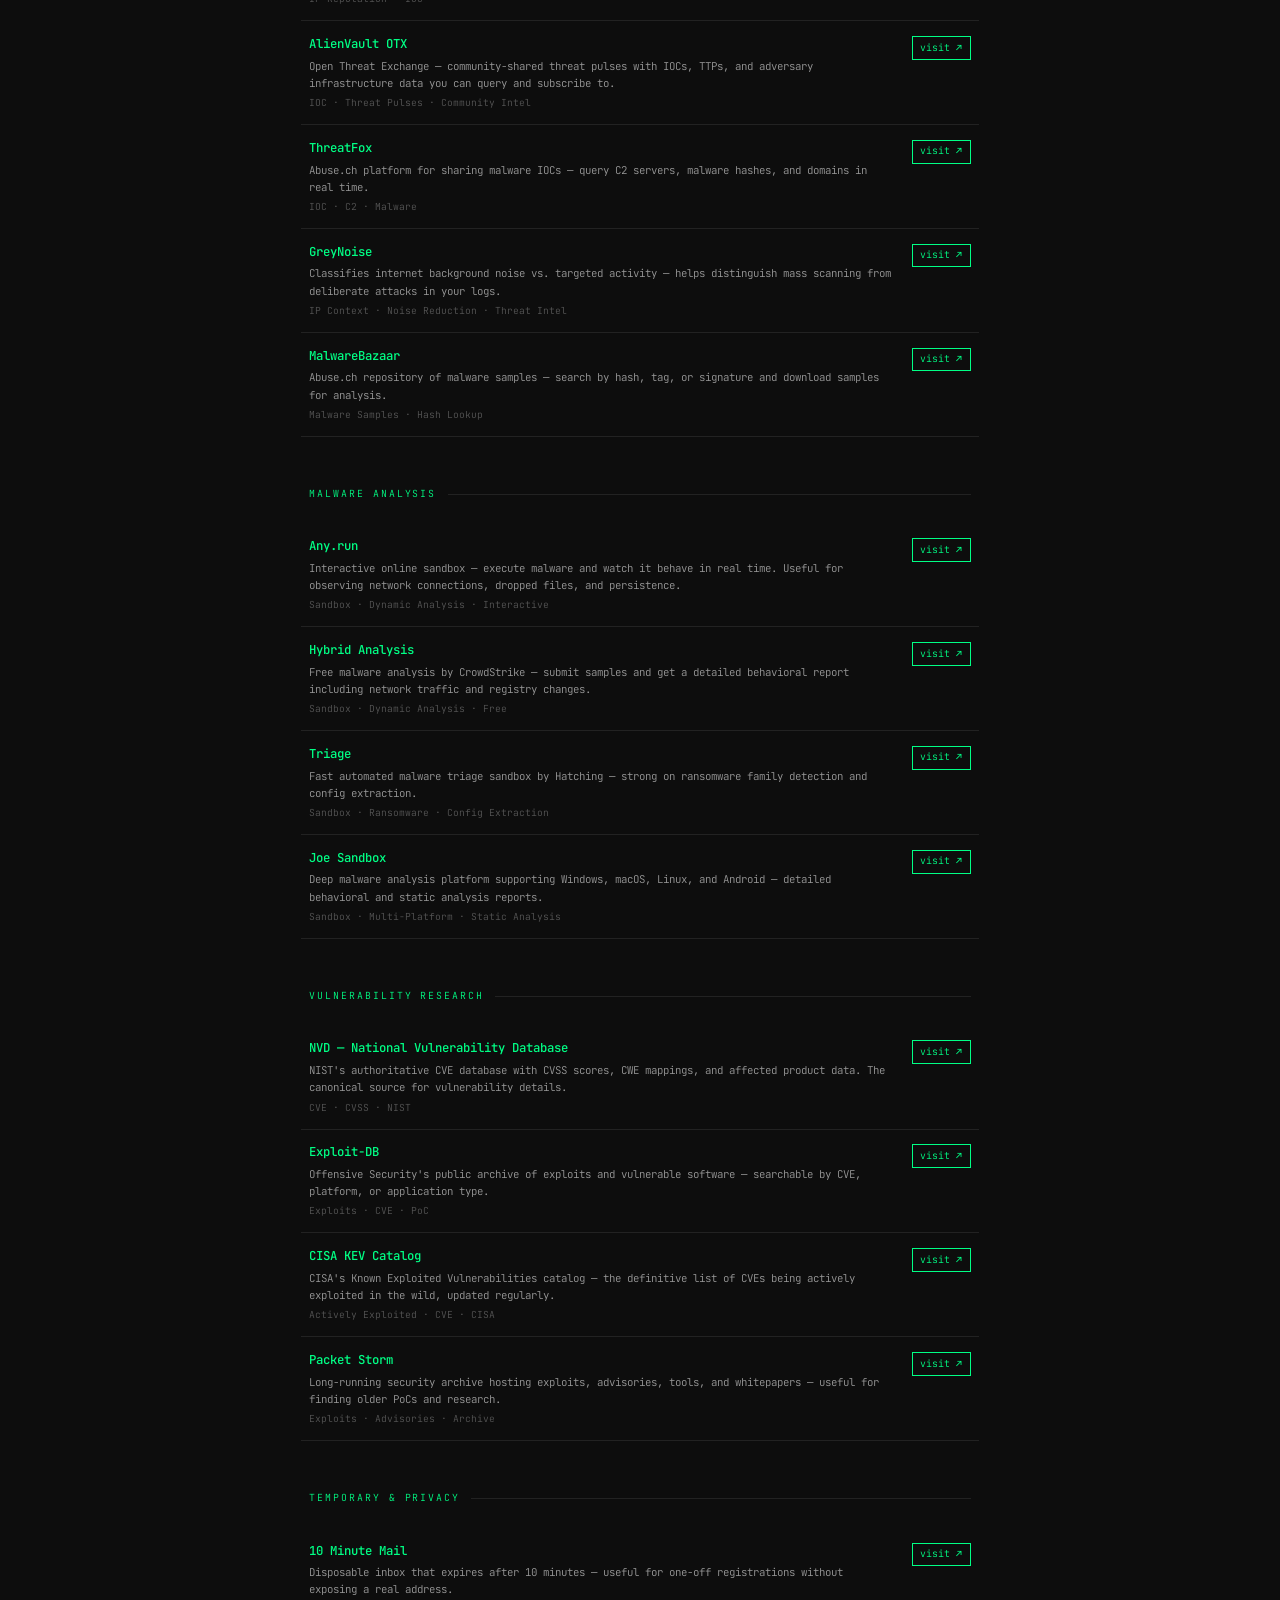
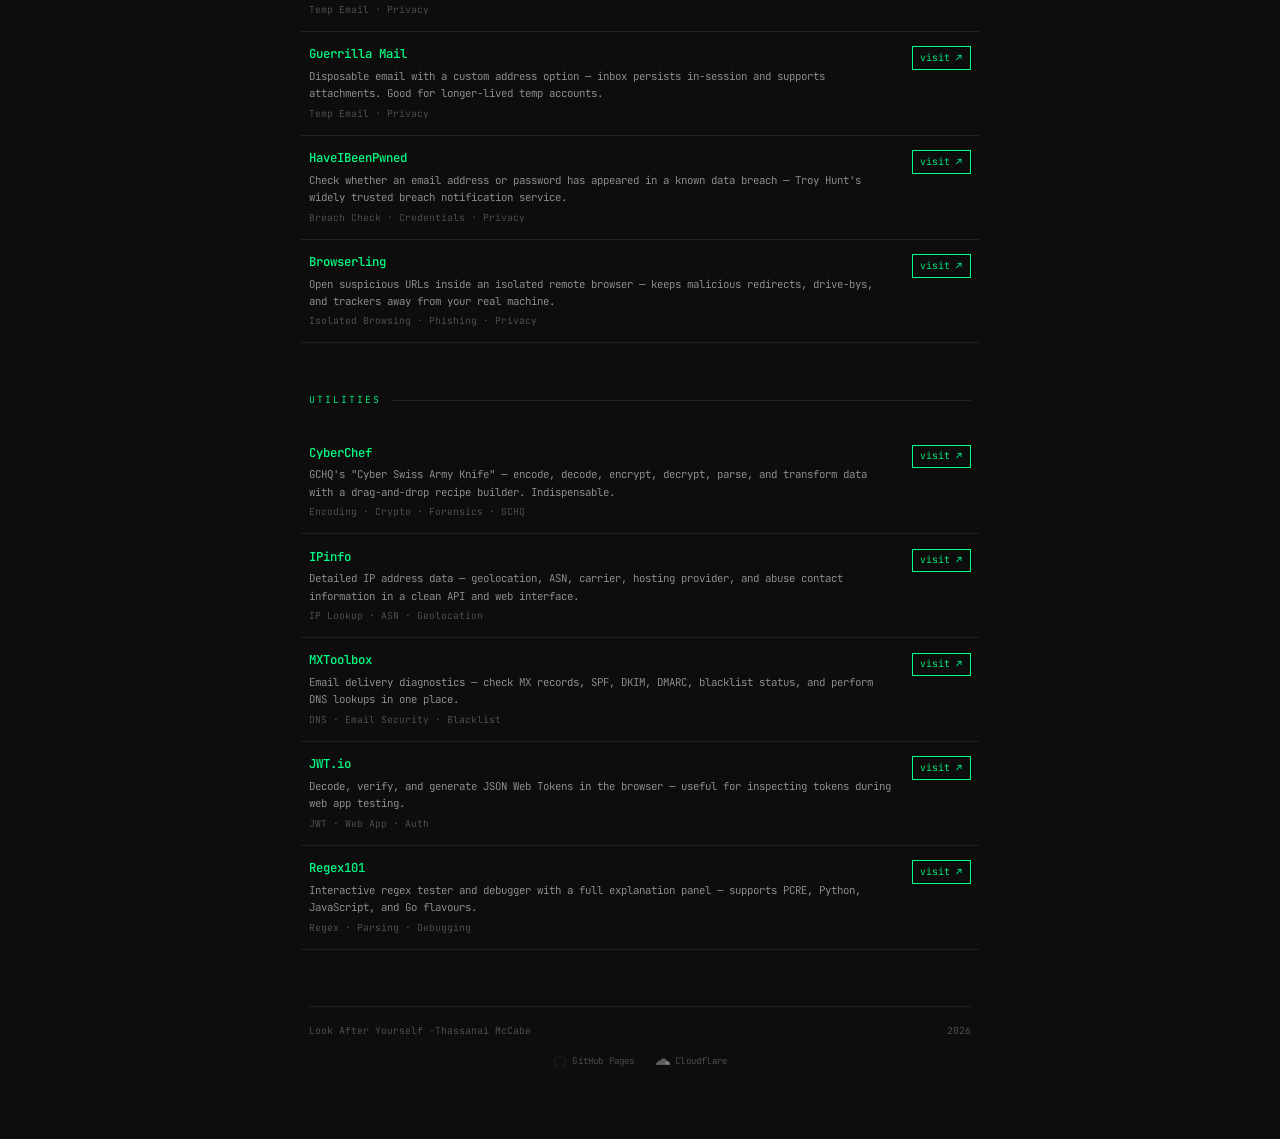
<file: tools.html>
<!DOCTYPE html>
<html lang="en">
<head>
<meta charset="UTF-8">
<meta name="viewport" content="width=device-width, initial-scale=1.0">
<meta name="description" content="Curated cyber tools for OSINT, threat intelligence, malware analysis, and more.">
<title>Cyber Toolbox</title>
<link rel="preconnect" href="https://fonts.googleapis.com">
<link rel="icon" type="image/png" href="images/PC_.png">
<link href="https://fonts.googleapis.com/css2?family=JetBrains+Mono:wght@300;400;500&display=swap" rel="stylesheet">
<link rel="stylesheet" href="shared.css">
<style>
/* ─── SECTION NAV ──────────────────────────────────────── */
.section-nav {
  position: sticky;
  top: var(--ticker-h);
  z-index: 50;
  background: var(--bg);
  margin-bottom: 2.5rem;
  padding-bottom: 1px;
}

.section-nav-box {
  display: grid;
  grid-template-columns: repeat(3, 1fr);
  gap: 1px;
  background: var(--border);
  border: 1px solid var(--border);
}

.section-nav-link {
  display: block;
  padding: 0.28rem 0.4rem;
  font-size: 0.67rem;
  letter-spacing: 0.12em;
  text-transform: uppercase;
  text-align: center;
  color: var(--faint);
  background: var(--bg);
  transition: background 0.1s, color 0.1s;
  white-space: nowrap;
}
.section-nav-link:hover  { background: var(--row-hover); color: var(--fg); }
.section-nav-link.active { color: var(--green); }

/* ─── FILTER ────────────────────────────────────────────── */
.filter-wrap { margin-bottom: 2rem; }

#tool-filter {
  width: 100%;
  background: var(--bg);
  border: 1px solid var(--border);
  color: var(--fg);
  font-family: var(--f);
  font-size: 0.8rem;
  padding: 0.45rem 0.7rem;
  outline: none;
  transition: border-color 0.1s;
}
#tool-filter::placeholder { color: var(--faint); }
#tool-filter:focus { border-color: var(--green); }

.tool-row.hidden { display: none; }

.section-empty { font-size: 0.77rem; color: var(--faint); padding: 0.6rem 0; display: none; }

/* ─── TOOL ROWS ─────────────────────────────────────────── */
.tool-row {
  display: grid;
  grid-template-columns: 1fr max-content;
  column-gap: 1.2rem;
  padding: 0.9rem 0.6rem;
  border-bottom: 1px solid var(--border);
  align-items: start;
  transition: background 0.12s;
  margin: 0 -0.6rem;
}
.tool-row:first-child { border-top: 1px solid var(--border); }
.tool-row:hover { background: var(--row-hover); }

.tool-name { font-size: 0.88rem; font-weight: 500; margin-bottom: 0.2rem; color: var(--green); }
.tool-desc  { font-size: 0.77rem; color: var(--dim); line-height: 1.6; margin-bottom: 0.22rem; }
.tool-tags  { font-size: 0.69rem; color: var(--faint); }
.tool-tags span + span::before { content: ' · '; }

.tool-link {
  font-size: 0.7rem;
  color: var(--green);
  padding: 0.18rem 0.55rem;
  border: 1px solid var(--green);
  transition: all 0.12s;
  white-space: nowrap;
  align-self: start;
  margin-top: 0.15rem;
}
.tool-link:hover { background: var(--pink); color: var(--bg); border-color: var(--pink); }

/* ─── RESPONSIVE ───────────────────────────────────────── */
@media (max-width: 560px) {
  .tool-row { grid-template-columns: 1fr; }
  .tool-link { display: none; }
  .section-nav-box { grid-template-columns: repeat(2, 1fr); }
}
</style>
</head>
<body>

<!-- NAV -->
<div id="nav-placeholder"></div>

<!-- HEADER -->
<header class="header">
  <div class="header-rule">── ── ── ── ── ── ── ── ── ── ── ── ── ── ── ── ── ── ── ── ── ── ── ── ── ── ── ── ──</div>
  <h1 class="header-name">Cyber Tools</h1>
  <div class="header-meta">
    A curated collection of tools for threat research, OSINT, and analysis.
  </div>
</header>

<!-- SECTION NAV -->
<nav class="section-nav" aria-label="Jump to section">
  <div class="section-nav-box">
    <a href="#osint"        class="section-nav-link">OSINT &amp; Recon</a>
    <a href="#threat-intel" class="section-nav-link">Threat Intel</a>
    <a href="#malware"      class="section-nav-link">Malware Analysis</a>
    <a href="#vuln"         class="section-nav-link">Vuln Research</a>
    <a href="#privacy"      class="section-nav-link">Privacy</a>
    <a href="#utils"        class="section-nav-link">Utilities</a>
  </div>
</nav>

<!-- FILTER -->
<div class="filter-wrap">
  <input id="tool-filter" type="search" placeholder="filter tools by name or tag…" autocomplete="off" spellcheck="false">
</div>

<!-- OSINT & RECON -->
<section class="block" id="osint">
  <div class="block-label">OSINT &amp; Recon</div>

  <div class="tool-row">
    <div>
      <div class="tool-name">Shodan</div>
      <div class="tool-desc">Search engine for internet-connected devices — find exposed services, open ports, and banners across the public internet.</div>
      <div class="tool-tags"><span>Recon</span><span>Attack Surface</span><span>IoT</span></div>
    </div>
    <a href="https://www.shodan.io" class="tool-link" target="_blank" rel="noopener">visit ↗</a>
  </div>

  <div class="tool-row">
    <div>
      <div class="tool-name">Censys</div>
      <div class="tool-desc">Internet-wide scan data for hosts, certificates, and open ports — useful for mapping infrastructure and identifying attack surface.</div>
      <div class="tool-tags"><span>Recon</span><span>Certificates</span><span>Attack Surface</span></div>
    </div>
    <a href="https://search.censys.io" class="tool-link" target="_blank" rel="noopener">visit ↗</a>
  </div>

  <div class="tool-row">
    <div>
      <div class="tool-name">OSINT Framework</div>
      <div class="tool-desc">Categorized map of OSINT resources and tools covering people, usernames, domains, IP addresses, and much more.</div>
      <div class="tool-tags"><span>OSINT</span><span>Resource Map</span></div>
    </div>
    <a href="https://osintframework.com" class="tool-link" target="_blank" rel="noopener">visit ↗</a>
  </div>

  <div class="tool-row">
    <div>
      <div class="tool-name">SecurityTrails</div>
      <div class="tool-desc">Historical DNS records, WHOIS data, and subdomain enumeration — essential for tracking infrastructure changes over time.</div>
      <div class="tool-tags"><span>DNS</span><span>WHOIS</span><span>Subdomains</span></div>
    </div>
    <a href="https://securitytrails.com" class="tool-link" target="_blank" rel="noopener">visit ↗</a>
  </div>

  <div class="tool-row">
    <div>
      <div class="tool-name">URLScan.io</div>
      <div class="tool-desc">Sandbox scanner that visits a URL and captures a full screenshot, DOM, network requests, and indicators — safe way to inspect suspicious links.</div>
      <div class="tool-tags"><span>URL Analysis</span><span>Phishing</span><span>Sandbox</span></div>
    </div>
    <a href="https://urlscan.io" class="tool-link" target="_blank" rel="noopener">visit ↗</a>
  </div>

  <div class="tool-row">
    <div>
      <div class="tool-name">IntelX</div>
      <div class="tool-desc">Search engine indexing dark web content, data breaches, paste sites, and leaked documents — useful for finding exposed credentials and mentions.</div>
      <div class="tool-tags"><span>Dark Web</span><span>Leaked Data</span><span>OSINT</span></div>
    </div>
    <a href="https://intelx.io" class="tool-link" target="_blank" rel="noopener">visit ↗</a>
  </div>

  <div class="tool-row">
    <div>
      <div class="tool-name">DNSDumpster</div>
      <div class="tool-desc">Free domain research tool that discovers hosts related to a domain — maps out DNS records, MX, TXT, and provides a visual graph.</div>
      <div class="tool-tags"><span>DNS</span><span>Recon</span><span>Domain Mapping</span></div>
    </div>
    <a href="https://dnsdumpster.com" class="tool-link" target="_blank" rel="noopener">visit ↗</a>
  </div>

  <div class="tool-row">
    <div>
      <div class="tool-name">BuiltWith</div>
      <div class="tool-desc">Identify the technology stack behind any website — CMS, frameworks, analytics, CDN, hosting, and more.</div>
      <div class="tool-tags"><span>Tech Stack</span><span>Fingerprinting</span></div>
    </div>
    <a href="https://builtwith.com" class="tool-link" target="_blank" rel="noopener">visit ↗</a>
  </div>
</section>

<!-- THREAT INTELLIGENCE -->
<section class="block" id="threat-intel">
  <div class="block-label">Threat Intelligence</div>

  <div class="tool-row">
    <div>
      <div class="tool-name">VirusTotal</div>
      <div class="tool-desc">Scan files, URLs, IPs, and domains against 70+ antivirus engines and threat intelligence feeds in a single query.</div>
      <div class="tool-tags"><span>IOC</span><span>Malware</span><span>URL Scanning</span></div>
    </div>
    <a href="https://www.virustotal.com" class="tool-link" target="_blank" rel="noopener">visit ↗</a>
  </div>

  <div class="tool-row">
    <div>
      <div class="tool-name">AbuseIPDB</div>
      <div class="tool-desc">Community-driven IP reputation database — check whether an IP has been reported for scanning, brute force, or malicious activity.</div>
      <div class="tool-tags"><span>IP Reputation</span><span>IOC</span></div>
    </div>
    <a href="https://www.abuseipdb.com" class="tool-link" target="_blank" rel="noopener">visit ↗</a>
  </div>

  <div class="tool-row">
    <div>
      <div class="tool-name">AlienVault OTX</div>
      <div class="tool-desc">Open Threat Exchange — community-shared threat pulses with IOCs, TTPs, and adversary infrastructure data you can query and subscribe to.</div>
      <div class="tool-tags"><span>IOC</span><span>Threat Pulses</span><span>Community Intel</span></div>
    </div>
    <a href="https://otx.alienvault.com" class="tool-link" target="_blank" rel="noopener">visit ↗</a>
  </div>

  <div class="tool-row">
    <div>
      <div class="tool-name">ThreatFox</div>
      <div class="tool-desc">Abuse.ch platform for sharing malware IOCs — query C2 servers, malware hashes, and domains in real time.</div>
      <div class="tool-tags"><span>IOC</span><span>C2</span><span>Malware</span></div>
    </div>
    <a href="https://threatfox.abuse.ch" class="tool-link" target="_blank" rel="noopener">visit ↗</a>
  </div>

  <div class="tool-row">
    <div>
      <div class="tool-name">GreyNoise</div>
      <div class="tool-desc">Classifies internet background noise vs. targeted activity — helps distinguish mass scanning from deliberate attacks in your logs.</div>
      <div class="tool-tags"><span>IP Context</span><span>Noise Reduction</span><span>Threat Intel</span></div>
    </div>
    <a href="https://www.greynoise.io" class="tool-link" target="_blank" rel="noopener">visit ↗</a>
  </div>

  <div class="tool-row">
    <div>
      <div class="tool-name">MalwareBazaar</div>
      <div class="tool-desc">Abuse.ch repository of malware samples — search by hash, tag, or signature and download samples for analysis.</div>
      <div class="tool-tags"><span>Malware Samples</span><span>Hash Lookup</span></div>
    </div>
    <a href="https://bazaar.abuse.ch" class="tool-link" target="_blank" rel="noopener">visit ↗</a>
  </div>
</section>

<!-- MALWARE ANALYSIS -->
<section class="block" id="malware">
  <div class="block-label">Malware Analysis</div>

  <div class="tool-row">
    <div>
      <div class="tool-name">Any.run</div>
      <div class="tool-desc">Interactive online sandbox — execute malware and watch it behave in real time. Useful for observing network connections, dropped files, and persistence.</div>
      <div class="tool-tags"><span>Sandbox</span><span>Dynamic Analysis</span><span>Interactive</span></div>
    </div>
    <a href="https://any.run" class="tool-link" target="_blank" rel="noopener">visit ↗</a>
  </div>

  <div class="tool-row">
    <div>
      <div class="tool-name">Hybrid Analysis</div>
      <div class="tool-desc">Free malware analysis by CrowdStrike — submit samples and get a detailed behavioral report including network traffic and registry changes.</div>
      <div class="tool-tags"><span>Sandbox</span><span>Dynamic Analysis</span><span>Free</span></div>
    </div>
    <a href="https://www.hybrid-analysis.com" class="tool-link" target="_blank" rel="noopener">visit ↗</a>
  </div>

  <div class="tool-row">
    <div>
      <div class="tool-name">Triage</div>
      <div class="tool-desc">Fast automated malware triage sandbox by Hatching — strong on ransomware family detection and config extraction.</div>
      <div class="tool-tags"><span>Sandbox</span><span>Ransomware</span><span>Config Extraction</span></div>
    </div>
    <a href="https://tria.ge" class="tool-link" target="_blank" rel="noopener">visit ↗</a>
  </div>

  <div class="tool-row">
    <div>
      <div class="tool-name">Joe Sandbox</div>
      <div class="tool-desc">Deep malware analysis platform supporting Windows, macOS, Linux, and Android — detailed behavioral and static analysis reports.</div>
      <div class="tool-tags"><span>Sandbox</span><span>Multi-Platform</span><span>Static Analysis</span></div>
    </div>
    <a href="https://www.joesandbox.com" class="tool-link" target="_blank" rel="noopener">visit ↗</a>
  </div>
</section>

<!-- VULNERABILITY RESEARCH -->
<section class="block" id="vuln">
  <div class="block-label">Vulnerability Research</div>

  <div class="tool-row">
    <div>
      <div class="tool-name">NVD — National Vulnerability Database</div>
      <div class="tool-desc">NIST's authoritative CVE database with CVSS scores, CWE mappings, and affected product data. The canonical source for vulnerability details.</div>
      <div class="tool-tags"><span>CVE</span><span>CVSS</span><span>NIST</span></div>
    </div>
    <a href="https://nvd.nist.gov" class="tool-link" target="_blank" rel="noopener">visit ↗</a>
  </div>

  <div class="tool-row">
    <div>
      <div class="tool-name">Exploit-DB</div>
      <div class="tool-desc">Offensive Security's public archive of exploits and vulnerable software — searchable by CVE, platform, or application type.</div>
      <div class="tool-tags"><span>Exploits</span><span>CVE</span><span>PoC</span></div>
    </div>
    <a href="https://www.exploit-db.com" class="tool-link" target="_blank" rel="noopener">visit ↗</a>
  </div>

  <div class="tool-row">
    <div>
      <div class="tool-name">CISA KEV Catalog</div>
      <div class="tool-desc">CISA's Known Exploited Vulnerabilities catalog — the definitive list of CVEs being actively exploited in the wild, updated regularly.</div>
      <div class="tool-tags"><span>Actively Exploited</span><span>CVE</span><span>CISA</span></div>
    </div>
    <a href="https://www.cisa.gov/known-exploited-vulnerabilities-catalog" class="tool-link" target="_blank" rel="noopener">visit ↗</a>
  </div>

  <div class="tool-row">
    <div>
      <div class="tool-name">Packet Storm</div>
      <div class="tool-desc">Long-running security archive hosting exploits, advisories, tools, and whitepapers — useful for finding older PoCs and research.</div>
      <div class="tool-tags"><span>Exploits</span><span>Advisories</span><span>Archive</span></div>
    </div>
    <a href="https://packetstormsecurity.com" class="tool-link" target="_blank" rel="noopener">visit ↗</a>
  </div>
</section>

<!-- TEMPORARY & PRIVACY -->
<section class="block" id="privacy">
  <div class="block-label">Temporary &amp; Privacy</div>

  <div class="tool-row">
    <div>
      <div class="tool-name">10 Minute Mail</div>
      <div class="tool-desc">Disposable inbox that expires after 10 minutes — useful for one-off registrations without exposing a real address.</div>
      <div class="tool-tags"><span>Temp Email</span><span>Privacy</span></div>
    </div>
    <a href="https://10minutemail.com" class="tool-link" target="_blank" rel="noopener">visit ↗</a>
  </div>

  <div class="tool-row">
    <div>
      <div class="tool-name">Guerrilla Mail</div>
      <div class="tool-desc">Disposable email with a custom address option — inbox persists in-session and supports attachments. Good for longer-lived temp accounts.</div>
      <div class="tool-tags"><span>Temp Email</span><span>Privacy</span></div>
    </div>
    <a href="https://www.guerrillamail.com" class="tool-link" target="_blank" rel="noopener">visit ↗</a>
  </div>

  <div class="tool-row">
    <div>
      <div class="tool-name">HaveIBeenPwned</div>
      <div class="tool-desc">Check whether an email address or password has appeared in a known data breach — Troy Hunt's widely trusted breach notification service.</div>
      <div class="tool-tags"><span>Breach Check</span><span>Credentials</span><span>Privacy</span></div>
    </div>
    <a href="https://haveibeenpwned.com" class="tool-link" target="_blank" rel="noopener">visit ↗</a>
  </div>

  <div class="tool-row">
    <div>
      <div class="tool-name">Browserling</div>
      <div class="tool-desc">Open suspicious URLs inside an isolated remote browser — keeps malicious redirects, drive-bys, and trackers away from your real machine.</div>
      <div class="tool-tags"><span>Isolated Browsing</span><span>Phishing</span><span>Privacy</span></div>
    </div>
    <a href="https://www.browserling.com" class="tool-link" target="_blank" rel="noopener">visit ↗</a>
  </div>
</section>

<!-- UTILITIES -->
<section class="block" id="utils">
  <div class="block-label">Utilities</div>

  <div class="tool-row">
    <div>
      <div class="tool-name">CyberChef</div>
      <div class="tool-desc">GCHQ's "Cyber Swiss Army Knife" — encode, decode, encrypt, decrypt, parse, and transform data with a drag-and-drop recipe builder. Indispensable.</div>
      <div class="tool-tags"><span>Encoding</span><span>Crypto</span><span>Forensics</span><span>GCHQ</span></div>
    </div>
    <a href="https://gchq.github.io/CyberChef" class="tool-link" target="_blank" rel="noopener">visit ↗</a>
  </div>

  <div class="tool-row">
    <div>
      <div class="tool-name">IPinfo</div>
      <div class="tool-desc">Detailed IP address data — geolocation, ASN, carrier, hosting provider, and abuse contact information in a clean API and web interface.</div>
      <div class="tool-tags"><span>IP Lookup</span><span>ASN</span><span>Geolocation</span></div>
    </div>
    <a href="https://ipinfo.io" class="tool-link" target="_blank" rel="noopener">visit ↗</a>
  </div>

  <div class="tool-row">
    <div>
      <div class="tool-name">MXToolbox</div>
      <div class="tool-desc">Email delivery diagnostics — check MX records, SPF, DKIM, DMARC, blacklist status, and perform DNS lookups in one place.</div>
      <div class="tool-tags"><span>DNS</span><span>Email Security</span><span>Blacklist</span></div>
    </div>
    <a href="https://mxtoolbox.com" class="tool-link" target="_blank" rel="noopener">visit ↗</a>
  </div>

  <div class="tool-row">
    <div>
      <div class="tool-name">JWT.io</div>
      <div class="tool-desc">Decode, verify, and generate JSON Web Tokens in the browser — useful for inspecting tokens during web app testing.</div>
      <div class="tool-tags"><span>JWT</span><span>Web App</span><span>Auth</span></div>
    </div>
    <a href="https://jwt.io" class="tool-link" target="_blank" rel="noopener">visit ↗</a>
  </div>

  <div class="tool-row">
    <div>
      <div class="tool-name">Regex101</div>
      <div class="tool-desc">Interactive regex tester and debugger with a full explanation panel — supports PCRE, Python, JavaScript, and Go flavours.</div>
      <div class="tool-tags"><span>Regex</span><span>Parsing</span><span>Debugging</span></div>
    </div>
    <a href="https://regex101.com" class="tool-link" target="_blank" rel="noopener">visit ↗</a>
  </div>
</section>

<button id="scroll-top" aria-label="Scroll to top">↑</button>

<footer>
  <span>Look After Yourself -Thassanai McCabe</span>
  <span>2026</span>
</footer>

<div class="powered-by">
  <a href="https://pages.github.com/" target="_blank" rel="noopener"><img src="images/github_sprite.png" alt="">GitHub Pages</a>
  <a href="https://www.cloudflare.com/" target="_blank" rel="noopener"><img src="images/cloudflare_sprite.png" alt="">Cloudflare</a>
</div>

<script src="components.js"></script>
<script>
(function () {

  /* ── Section jump nav: highlight active section on scroll ── */
  const sectionLinks = document.querySelectorAll('.section-nav-link');
  const sections     = document.querySelectorAll('section.block[id]');

  if (sectionLinks.length && sections.length) {
    const activate = id =>
      sectionLinks.forEach(l => l.classList.toggle('active', l.hash === '#' + id));

    const io = new IntersectionObserver(entries => {
      entries.forEach(e => { if (e.isIntersecting) activate(e.target.id); });
    }, { rootMargin: '-10% 0px -80% 0px' });

    sections.forEach(s => io.observe(s));
    activate(sections[0].id);
  }

  /* ── Live filter ─────────────────────────────────────────── */
  const input = document.getElementById('tool-filter');
  if (!input) return;

  input.addEventListener('input', () => {
    const q = input.value.trim().toLowerCase();

    sections.forEach(section => {
      const rows = section.querySelectorAll('.tool-row');
      let visible = 0;

      rows.forEach(row => {
        const text = row.textContent.toLowerCase();
        const show = !q || text.includes(q);
        row.classList.toggle('hidden', !show);
        if (show) visible++;
      });

      let empty = section.querySelector('.section-empty');
      if (!empty) {
        empty = document.createElement('div');
        empty.className = 'section-empty';
        empty.textContent = 'no matches';
        section.appendChild(empty);
      }
      empty.style.display = visible === 0 && q ? 'block' : 'none';
    });
  });

})();
</script>
</body>
</html>
</file>
<file: shared.css>
/* ─── RESET ─────────────────────────────────────────────── */
*, *::before, *::after { margin: 0; padding: 0; box-sizing: border-box; }

/* ─── VARIABLES ─────────────────────────────────────────── */
:root {
  --bg:        #0D0D0D;
  --fg:        #FFFFFF;
  --dim:       #999999;
  --faint:     #555555;
  --border:    #222222;
  --row-hover: #141414;
  --green:     #00FF85;
  --blue:      #1E90FF;
  --pink:      #FF0099;
  --ticker-h:  30px;
  --f: 'JetBrains Mono', 'SF Mono', 'Fira Code', Consolas, monospace;
}



/* ─── BASE ──────────────────────────────────────────────── */
html { font-size: 14px; }

body {
  background: var(--bg);
  color: var(--fg);
  font-family: var(--f);
  font-weight: 300;
  line-height: 1.7;
  padding: 3.5rem 3.5rem 5rem;
  padding-top: calc(3.5rem + var(--ticker-h));
  max-width: 760px;
  margin: 0 auto;
}

a { color: inherit; text-decoration: none; }

/* ─── CVE TICKER ────────────────────────────────────────── */
.cve-ticker {
  position: fixed;
  top: 0; left: 0; right: 0;
  z-index: 100;
  background: #050505;
  border-bottom: 1px solid var(--border);
  display: flex;
  flex-direction: column;
  font-family: var(--f);
  font-size: 0.67rem;
}

.ticker-row {
  height: 30px;
  display: flex;
  align-items: center;
  overflow: hidden;
  width: 100%;
}
.ticker-row + .ticker-row { border-top: 1px solid var(--border); }

.cve-label {
  flex-shrink: 0;
  min-width: 8rem;
  padding: 0 0.9rem;
  color: var(--green);
  letter-spacing: 0.14em;
  text-transform: uppercase;
  font-size: 0.67rem;
  border-right: 1px solid var(--border);
  height: 100%;
  display: flex;
  align-items: center;
  gap: 0.4rem;
  background: #050505;
  z-index: 1;
}

.cve-label-dot { display: none; }

.cve-track {
  flex: 1;
  overflow: hidden;
  height: 100%;
  display: flex;
  align-items: center;
  position: relative;
}

.cve-inner {
  display: flex;
  align-items: center;
  white-space: nowrap;
}
.cve-inner.running              { animation: ticker 90s linear infinite; }
.cve-track:hover .cve-inner    { animation-play-state: paused; }

@keyframes ticker {
  from { transform: translateX(0); }
  to   { transform: translateX(-50%); }
}

.cve-item-id    { color: var(--green); font-weight: 500; margin-right: 0.45rem; }
.cve-item-score { color: var(--pink);  margin-right: 0.45rem; }
.cve-item-desc  { color: var(--dim);   margin-right: 0.3rem; }
.cve-item-sep   { color: var(--faint); margin: 0 1.2rem; }

/* ─── TICKER TOGGLE (tab below label column) ─────────────── */
#ticker-toggle {
  position: fixed;
  top: var(--ticker-h);
  left: 0;
  min-width: 8rem;
  height: 30px;
  padding: 0 0.9rem;
  background: #050505;
  border: none;
  border-right: 1px solid var(--border);
  border-bottom: 1px solid var(--border);
  z-index: 99;
  font-family: var(--f);
  font-size: 0.62rem;
  letter-spacing: 0.14em;
  text-transform: uppercase;
  color: var(--dim);
  cursor: pointer;
  display: flex;
  align-items: center;
  white-space: nowrap;
  transition: color 0.1s;
}
#ticker-toggle:hover { color: var(--pink); }

/* ─── NAV ──────────────────────────────────────────────── */
nav {
  margin-bottom: 1.8rem;
  border: 1px solid var(--border);
}

.nav-row {
  display: grid;
  gap: 1px;
  background: var(--border);
}
.nav-row + .nav-row { border-top: 1px solid var(--border); }
.nav-row-pages { grid-template-columns: repeat(3, 1fr); }
.nav-row-links { grid-template-columns: repeat(5, 1fr); }

@keyframes nav-color-cycle {
  0%   { color: var(--green); }
  33%  { color: var(--blue);  }
  66%  { color: var(--pink);  }
  100% { color: var(--green); }
}

.nav-link {
  display: block;
  padding: 0.35rem 0.5rem;
  font-size: 0.76rem;
  letter-spacing: 0.12em;
  text-transform: uppercase;
  text-align: center;
  color: var(--dim);
  background: var(--bg);
  transition: background 0.1s;
  white-space: nowrap;
  animation: nav-color-cycle 5s linear infinite;
}
.nav-link:hover  { animation: none; background: var(--pink); color: var(--bg); }
.nav-link.active { animation: none; color: var(--green); }

.nav-row .nav-link:nth-child(1)  { animation-delay:  0s; }
.nav-row .nav-link:nth-child(2)  { animation-delay: -1s; }
.nav-row .nav-link:nth-child(3)  { animation-delay: -2s; }
.nav-row .nav-link:nth-child(4)  { animation-delay: -3s; }
.nav-row .nav-link:nth-child(5)  { animation-delay: -4s; }
.nav-row .nav-link:nth-child(6)  { animation-delay: -5s; }
.nav-row .nav-link:nth-child(7)  { animation-delay: -6s; }

/* ─── HEADER ───────────────────────────────────────────── */
.header { margin-bottom: 3.5rem; }

.header-rule {
  color: var(--green);
  letter-spacing: -0.05em;
  font-size: 0.85rem;
  margin-bottom: 1.2rem;
  overflow: hidden;
  white-space: nowrap;
}

.header-name {
  font-size: 2.2rem;
  font-weight: 500;
  letter-spacing: -0.03em;
  line-height: 1.15;
  margin-bottom: 0.5rem;
  color: var(--fg);
}

.header-meta {
  color: var(--dim);
  font-size: 0.86rem;
  line-height: 1.8;
}

/* ─── SECTIONS ─────────────────────────────────────────── */
.block { margin-bottom: 3.5rem; }

.block-label {
  display: flex;
  align-items: center;
  gap: 0.8rem;
  margin-bottom: 1.5rem;
  color: var(--green);
  font-size: 0.7rem;
  letter-spacing: 0.2em;
  text-transform: uppercase;
  white-space: nowrap;
}
.block-label::after {
  content: '';
  display: block;
  height: 1px;
  background: var(--border);
  flex: 1;
}

/* ─── FOOTER ───────────────────────────────────────────── */
footer {
  margin-top: 4rem;
  display: flex;
  justify-content: space-between;
  align-items: center;
  color: var(--faint);
  font-size: 0.7rem;
  padding-top: 1.2rem;
  border-top: 1px solid var(--border);
}

/* ─── POWERED BY ────────────────────────────────────────── */
.powered-by {
  margin-top: 1rem;
  display: flex;
  justify-content: center;
  align-items: center;
  gap: 1.5rem;
}
.powered-by a {
  display: flex;
  align-items: center;
  gap: 0.4rem;
  color: var(--faint);
  font-size: 0.65rem;
  letter-spacing: 0.02em;
  transition: color 0.15s;
}
.powered-by a:hover { color: var(--dim); }
.powered-by img {
  width: 14px;
  height: 14px;
  opacity: 0.6;
  filter: grayscale(1);
  transition: opacity 0.15s, filter 0.15s;
}
.powered-by a:hover img { opacity: 1; filter: grayscale(0); }

/* ─── SCROLL TO TOP ─────────────────────────────────────── */
#scroll-top {
  position: fixed;
  bottom: 2rem;
  right: 2rem;
  width: 2.2rem;
  height: 2.2rem;
  border: 1px solid var(--green);
  color: var(--green);
  background: var(--bg);
  font-family: var(--f);
  font-size: 1rem;
  display: flex;
  align-items: center;
  justify-content: center;
  opacity: 0;
  pointer-events: none;
  transition: opacity 0.2s, background 0.12s, color 0.12s, border-color 0.12s;
  z-index: 99;
}
#scroll-top.visible { opacity: 1; pointer-events: auto; }
#scroll-top:hover   { background: var(--pink); color: var(--bg); border-color: var(--pink); }

/* ─── RESPONSIVE ───────────────────────────────────────── */
@media (max-width: 560px) {
  html { font-size: 13px; }
  body { padding: 2.5rem 1.2rem 4rem; padding-top: calc(2.5rem + var(--ticker-h)); }
  .nav-row-links { grid-template-columns: repeat(5, 1fr); }
  footer { flex-direction: column; align-items: flex-start; gap: 0.3rem; }
}
</file>
